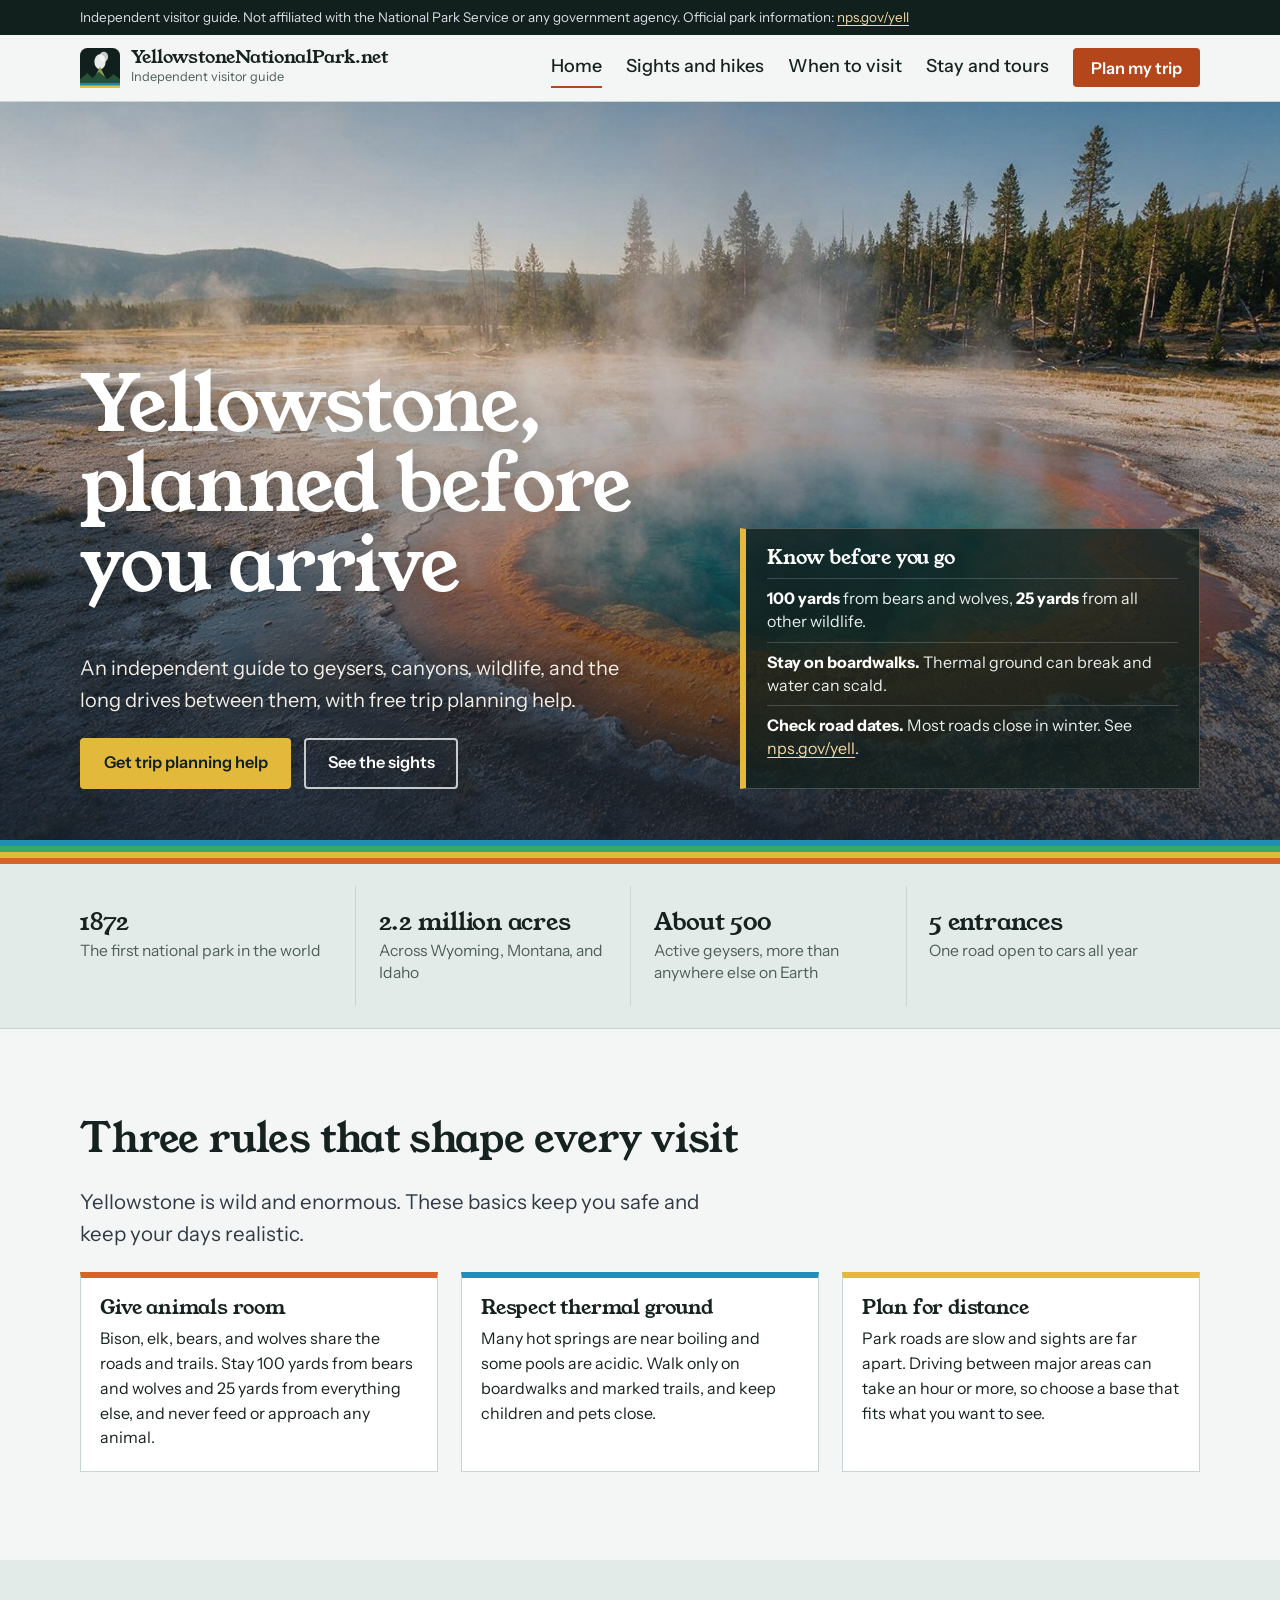
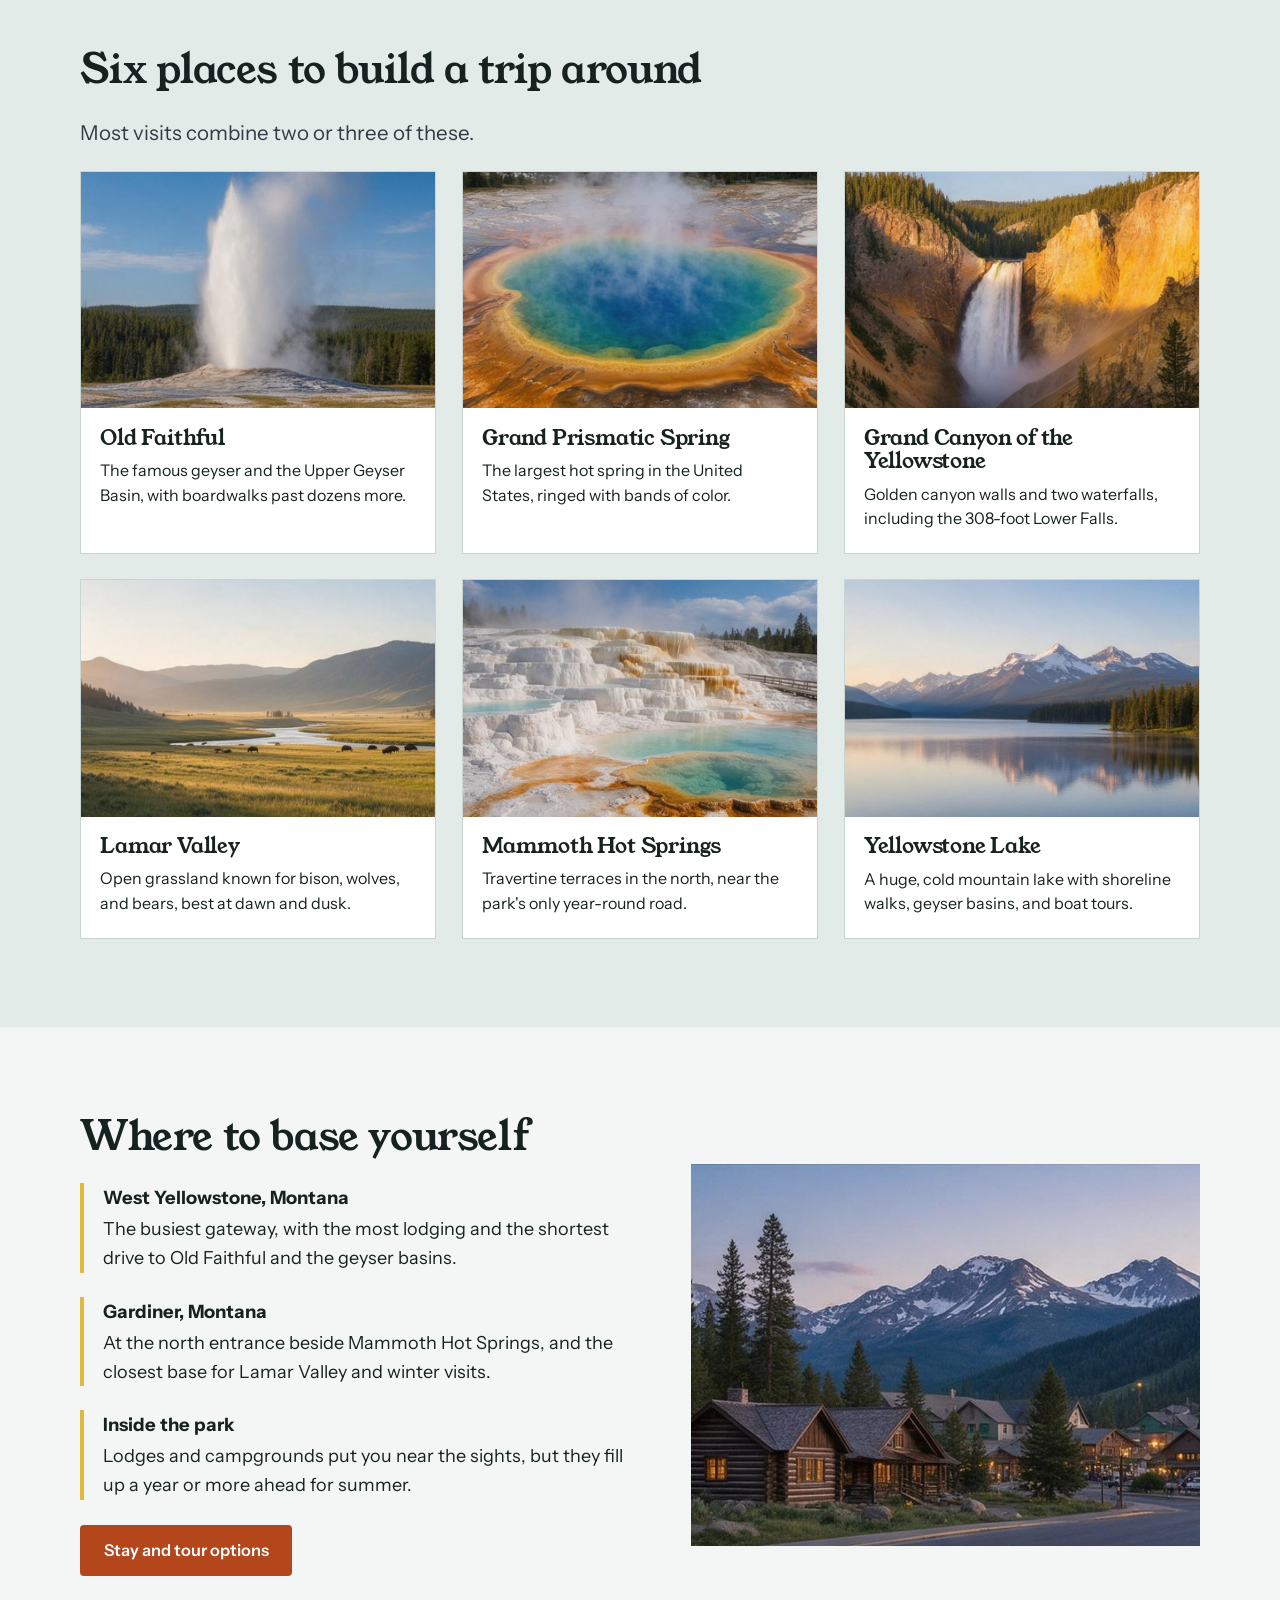
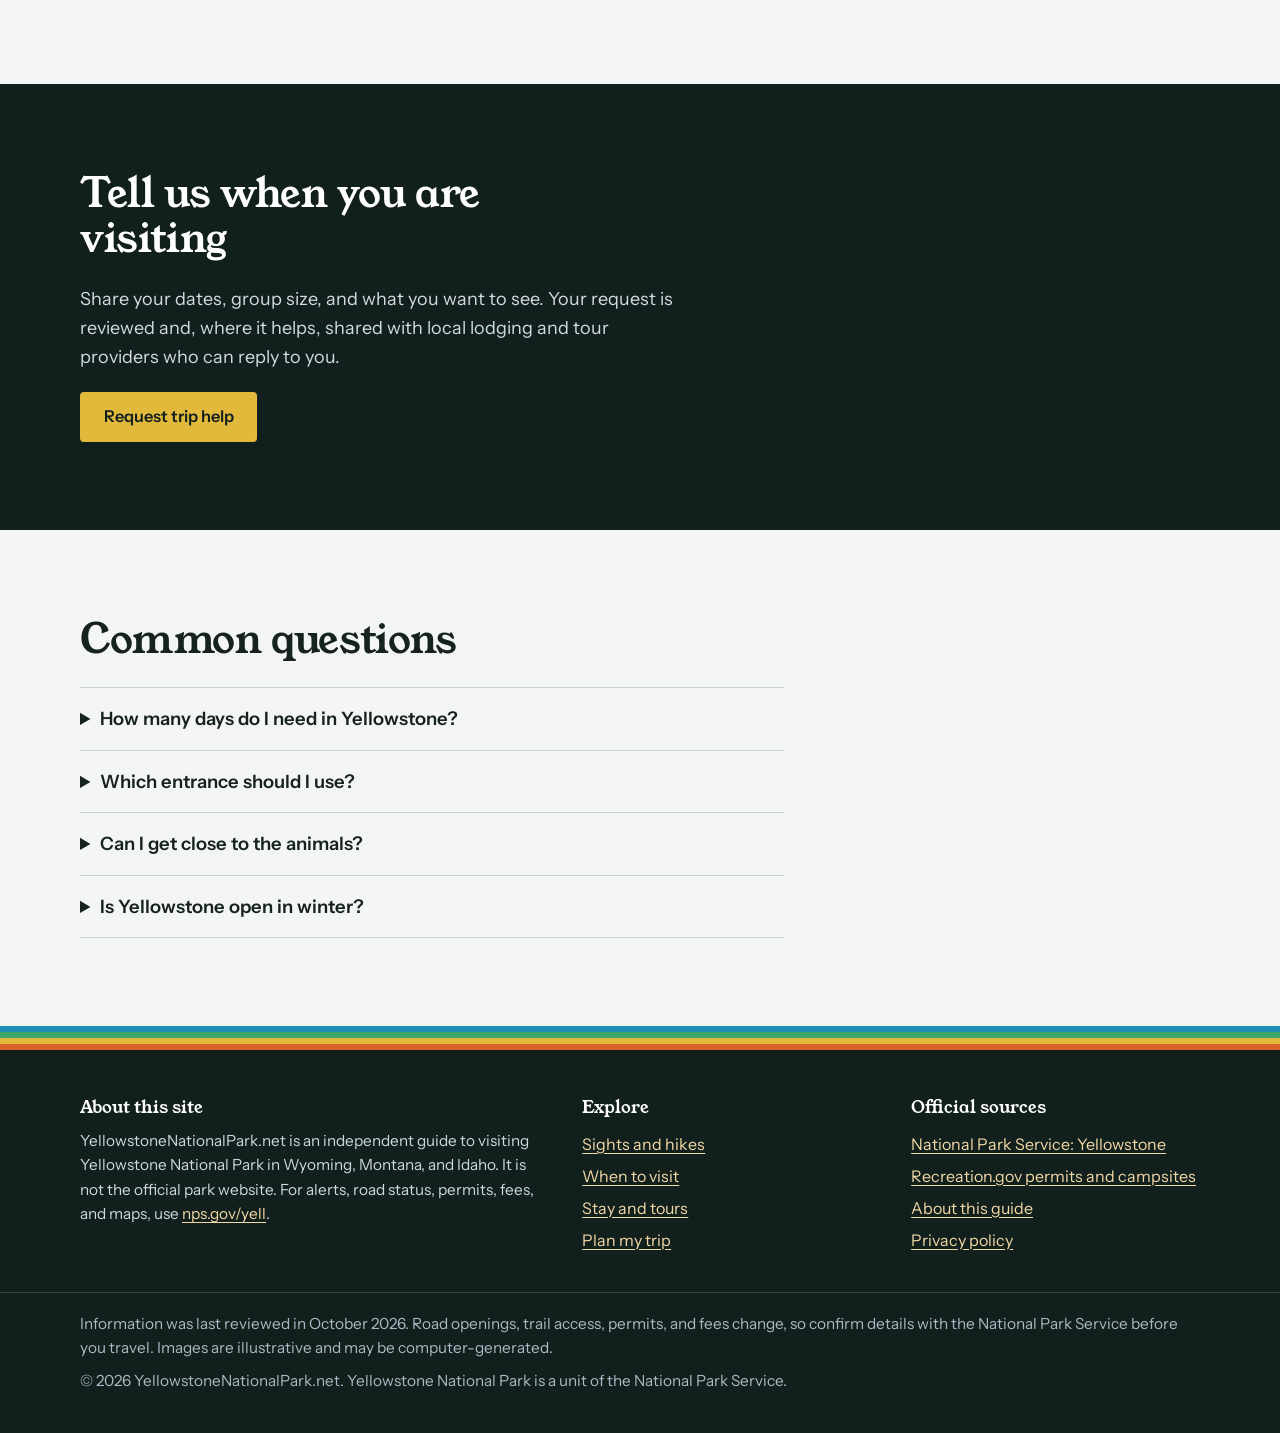
<file: index.html>
<!doctype html>
<html lang="en">
<head>
<meta charset="utf-8">
<meta name="viewport" content="width=device-width, initial-scale=1">
<title>Yellowstone National Park Guide: Sights, Seasons and Stays</title>
<meta name="description" content="An independent visitor guide to Yellowstone National Park: geysers, canyons, wildlife, hikes, the best time to visit, where to stay, and tours, with free trip planning help.">

<link rel="canonical" href="https://yellowstonenationalpark.net/">
<meta property="og:type" content="website">
<meta property="og:site_name" content="YellowstoneNationalPark.net">
<meta property="og:title" content="Yellowstone National Park Guide: Sights, Seasons and Stays">
<meta property="og:description" content="An independent visitor guide to Yellowstone National Park: geysers, canyons, wildlife, hikes, the best time to visit, where to stay, and tours, with free trip planning help.">
<meta property="og:url" content="https://yellowstonenationalpark.net/">
<meta property="og:image" content="https://yellowstonenationalpark.net/images/og-image.jpg">
<meta name="twitter:card" content="summary_large_image">
<meta name="theme-color" content="#12201d">
<link rel="icon" href="favicon.svg" type="image/svg+xml">
<link rel="apple-touch-icon" href="apple-touch-icon.png">
<link rel="preconnect" href="https://fonts.googleapis.com">
<link rel="preconnect" href="https://fonts.gstatic.com" crossorigin>
<link rel="stylesheet" href="https://fonts.googleapis.com/css2?family=Instrument+Sans:wght@400..700&family=Young+Serif&display=swap">
<link rel="stylesheet" href="css/style.css">
<script src="js/config.js"></script>
<script src="js/main.js" defer></script>
<script type="application/ld+json">{"@context": "https://schema.org", "@graph": [{"@type": "WebSite", "name": "YellowstoneNationalPark.net", "url": "https://yellowstonenationalpark.net/"}, {"@context": "https://schema.org", "@type": "FAQPage", "mainEntity": [{"@type": "Question", "name": "How many days do I need in Yellowstone?", "acceptedAnswer": {"@type": "Answer", "text": "Distances are large and speed limits are low. Two days covers the highlights near Old Faithful and the Grand Canyon of the Yellowstone. Three to four days lets you add Lamar Valley, Mammoth Hot Springs, and a hike. Plan on a lot of time in the car."}}, {"@type": "Question", "name": "Which entrance should I use?", "acceptedAnswer": {"@type": "Answer", "text": "The park has five entrances: West (West Yellowstone, Montana), North (Gardiner, Montana), Northeast (Cooke City, Montana), East (near Cody, Wyoming), and South (from Grand Teton National Park). Your choice depends on what you want to see first and where you are traveling from. The North to Northeast road is the only one open to cars all year."}}, {"@type": "Question", "name": "Can I get close to the animals?", "acceptedAnswer": {"@type": "Answer", "text": "No. Park rules require at least 100 yards from bears and wolves and at least 25 yards from all other wildlife, including bison and elk. Use a long lens or binoculars. Bison are unpredictable and injure visitors every year."}}, {"@type": "Question", "name": "Is Yellowstone open in winter?", "acceptedAnswer": {"@type": "Answer", "text": "Most park roads close to regular vehicles in late fall and reopen in spring, but the park stays open. Winter visitors reach Old Faithful and other areas by guided snowcoach or snowmobile. Check road dates on the park's website, because they change each year."}}]}]}</script>
</head>
<body>
<a class="skip" href="#main">Skip to content</a>
<div class="notice"><div class="wrap">Independent visitor guide. Not affiliated with the National Park Service or any government agency. Official park information: <a href="https://www.nps.gov/yell" rel="noopener">nps.gov/yell</a></div></div>
<header class="site-header">
<div class="wrap">
<a class="brand" href="index.html"><svg viewBox="0 0 64 64" aria-hidden="true"><rect width="64" height="64" rx="12" fill="#12201D"/><ellipse cx="32" cy="22" rx="9" ry="12" fill="#F4F7F6" opacity=".95"/><ellipse cx="38" cy="14" rx="7" ry="8" fill="#F4F7F6" opacity=".8"/><path d="M24,46 L32,30 L40,46 Z" fill="#8E9A4E"/><path d="M0,64 L0,50 L12,40 L20,48 L30,38 L44,50 L54,42 L64,50 L64,64 Z" fill="#27503A"/><rect y="56" width="64" height="8" fill="#1C86B8"/><rect y="60" width="64" height="4" fill="#E7C33A"/></svg><span><span class="brand-name">YellowstoneNationalPark.net</span><span class="brand-sub">Independent visitor guide</span></span></a>
<button class="nav-toggle" type="button" aria-expanded="false" aria-controls="site-nav">Menu</button>
<nav class="nav" id="site-nav" aria-label="Main"><a href="index.html" aria-current="page">Home</a><a href="sights.html">Sights and hikes</a><a href="when-to-visit.html">When to visit</a><a href="plan-your-stay.html">Stay and tours</a><a class="btn" href="plan-your-trip.html">Plan my trip</a></nav>
</div>
</header>
<main id="main">

<section class="hero">
<img src="images/hero.jpg" data-fallback="images/art/hero.svg" alt="Old Faithful erupting at dawn beneath forested hills" width="1920" height="1080" fetchpriority="high">
<div class="wrap">
<div>
<h1>Yellowstone, planned before you arrive</h1>
<p>An independent guide to geysers, canyons, wildlife, and the long drives between them, with free trip planning help.</p>
<div class="btn-row"><a class="btn btn--gold" href="plan-your-trip.html">Get trip planning help</a><a class="btn btn--ghost" href="sights.html">See the sights</a></div>
</div>
<aside class="hero-panel" aria-label="Safety basics">
<h2>Know before you go</h2>
<ul>
<li><b>100 yards</b> from bears and wolves, <b>25 yards</b> from all other wildlife.</li>
<li><b>Stay on boardwalks.</b> Thermal ground can break and water can scald.</li>
<li><b>Check road dates.</b> Most roads close in winter. See <a href="https://www.nps.gov/yell" rel="noopener">nps.gov/yell</a>.</li>
</ul>
</aside>
</div>
</section>
<div class="strata" aria-hidden="true"><i></i><i></i><i></i><i></i></div>
<section class="facts" aria-label="Yellowstone at a glance"><div class="wrap"><dl>
<div><dt>1872</dt><dd>The first national park in the world</dd></div>
<div><dt>2.2 million acres</dt><dd>Across Wyoming, Montana, and Idaho</dd></div>
<div><dt>About 500</dt><dd>Active geysers, more than anywhere else on Earth</dd></div>
<div><dt>5 entrances</dt><dd>One road open to cars all year</dd></div>
</dl></div></section>

<section class="section">
<div class="wrap">
<h2>Three rules that shape every visit</h2>
<p class="lede prose">Yellowstone is wild and enormous. These basics keep you safe and keep your days realistic.</p>
<div class="rule-cards">
<div class="rule"><h3>Give animals room</h3><p>Bison, elk, bears, and wolves share the roads and trails. Stay 100 yards from bears and wolves and 25 yards from everything else, and never feed or approach any animal.</p></div>
<div class="rule"><h3>Respect thermal ground</h3><p>Many hot springs are near boiling and some pools are acidic. Walk only on boardwalks and marked trails, and keep children and pets close.</p></div>
<div class="rule"><h3>Plan for distance</h3><p>Park roads are slow and sights are far apart. Driving between major areas can take an hour or more, so choose a base that fits what you want to see.</p></div>
</div>
</div>
</section>

<section class="section section--tint">
<div class="wrap">
<h2>Six places to build a trip around</h2>
<p class="lede prose">Most visits combine two or three of these.</p>
<div class="grid grid--3">
<article class="card"><img src="images/card-old-faithful.jpg" data-fallback="images/art/card-old-faithful.svg" alt="Old Faithful erupting above a forested basin" width="800" height="600" loading="lazy" decoding="async"><div class="card-body"><h3><a href="sights.html#old-faithful">Old Faithful</a></h3><p>The famous geyser and the Upper Geyser Basin, with boardwalks past dozens more.</p></div></article>
<article class="card"><img src="images/card-grand-prismatic.jpg" data-fallback="images/art/card-grand-prismatic.svg" alt="A hot spring ringed in blue, green, yellow, and orange" width="800" height="600" loading="lazy" decoding="async"><div class="card-body"><h3><a href="sights.html#grand-prismatic">Grand Prismatic Spring</a></h3><p>The largest hot spring in the United States, ringed with bands of color.</p></div></article>
<article class="card"><img src="images/card-grand-canyon.jpg" data-fallback="images/art/card-grand-canyon.svg" alt="A golden canyon with a waterfall" width="800" height="600" loading="lazy" decoding="async"><div class="card-body"><h3><a href="sights.html#grand-canyon">Grand Canyon of the Yellowstone</a></h3><p>Golden canyon walls and two waterfalls, including the 308-foot Lower Falls.</p></div></article>
<article class="card"><img src="images/card-lamar-valley.jpg" data-fallback="images/art/card-lamar-valley.svg" alt="A broad valley with grazing bison" width="800" height="600" loading="lazy" decoding="async"><div class="card-body"><h3><a href="sights.html#lamar">Lamar Valley</a></h3><p>Open grassland known for bison, wolves, and bears, best at dawn and dusk.</p></div></article>
<article class="card"><img src="images/card-mammoth.jpg" data-fallback="images/art/card-mammoth.svg" alt="White stepped hot-spring terraces" width="800" height="600" loading="lazy" decoding="async"><div class="card-body"><h3><a href="sights.html#mammoth">Mammoth Hot Springs</a></h3><p>Travertine terraces in the north, near the park's only year-round road.</p></div></article>
<article class="card"><img src="images/card-yellowstone-lake.jpg" data-fallback="images/art/card-yellowstone-lake.svg" alt="A large mountain lake at dawn" width="800" height="600" loading="lazy" decoding="async"><div class="card-body"><h3><a href="sights.html#lake">Yellowstone Lake</a></h3><p>A huge, cold mountain lake with shoreline walks, geyser basins, and boat tours.</p></div></article>
</div>
</div>
</section>

<section class="section">
<div class="wrap split">
<div>
<h2>Where to base yourself</h2>
<ul class="points">
<li><strong>West Yellowstone, Montana</strong>The busiest gateway, with the most lodging and the shortest drive to Old Faithful and the geyser basins.</li>
<li><strong>Gardiner, Montana</strong>At the north entrance beside Mammoth Hot Springs, and the closest base for Lamar Valley and winter visits.</li>
<li><strong>Inside the park</strong>Lodges and campgrounds put you near the sights, but they fill up a year or more ahead for summer.</li>
</ul>
<p><a class="btn" href="plan-your-stay.html">Stay and tour options</a></p>
</div>
<div><img src="images/card-gateway-towns.jpg" data-fallback="images/art/card-gateway-towns.svg" alt="Cabins in a mountain gateway town" width="800" height="600" loading="lazy" decoding="async"></div>
</div>
</section>

<section class="section cta">
<div class="wrap">
<h2>Tell us when you are visiting</h2>
<p>Share your dates, group size, and what you want to see. Your request is reviewed and, where it helps, shared with local lodging and tour providers who can reply to you.</p>
<a class="btn btn--gold" href="plan-your-trip.html">Request trip help</a>
</div>
</section>

<section class="section">
<div class="wrap">
<h2>Common questions</h2>
<div class="prose" style="max-width:44rem"><details><summary>How many days do I need in Yellowstone?</summary><p>Distances are large and speed limits are low. Two days covers the highlights near Old Faithful and the Grand Canyon of the Yellowstone. Three to four days lets you add Lamar Valley, Mammoth Hot Springs, and a hike. Plan on a lot of time in the car.</p></details><details><summary>Which entrance should I use?</summary><p>The park has five entrances: West (West Yellowstone, Montana), North (Gardiner, Montana), Northeast (Cooke City, Montana), East (near Cody, Wyoming), and South (from Grand Teton National Park). Your choice depends on what you want to see first and where you are traveling from. The North to Northeast road is the only one open to cars all year.</p></details><details><summary>Can I get close to the animals?</summary><p>No. Park rules require at least 100 yards from bears and wolves and at least 25 yards from all other wildlife, including bison and elk. Use a long lens or binoculars. Bison are unpredictable and injure visitors every year.</p></details><details><summary>Is Yellowstone open in winter?</summary><p>Most park roads close to regular vehicles in late fall and reopen in spring, but the park stays open. Winter visitors reach Old Faithful and other areas by guided snowcoach or snowmobile. Check road dates on the park&#x27;s website, because they change each year.</p></details></div>
</div>
</section>

</main>
<div class="strata strata--static" aria-hidden="true"><i></i><i></i><i></i><i></i></div>
<footer class="site-footer">
<div class="wrap">
<div>
<h2>About this site</h2>
<p>YellowstoneNationalPark.net is an independent guide to visiting Yellowstone National Park in Wyoming, Montana, and Idaho. It is not the official park website. For alerts, road status, permits, fees, and maps, use <a href="https://www.nps.gov/yell" rel="noopener">nps.gov/yell</a>.</p>
</div>
<div>
<h2>Explore</h2>
<ul>
<li><a href="sights.html">Sights and hikes</a></li>
<li><a href="when-to-visit.html">When to visit</a></li>
<li><a href="plan-your-stay.html">Stay and tours</a></li>
<li><a href="plan-your-trip.html">Plan my trip</a></li>
</ul>
</div>
<div>
<h2>Official sources</h2>
<ul>
<li><a href="https://www.nps.gov/yell" rel="noopener">National Park Service: Yellowstone</a></li>
<li><a href="https://www.recreation.gov" rel="noopener">Recreation.gov permits and campsites</a></li>
<li><a href="about.html">About this guide</a></li>
<li><a href="privacy.html">Privacy policy</a></li>
</ul>
</div>
</div>
<div class="legal"><div class="wrap">
<p>Information was last reviewed in October 2026. Road openings, trail access, permits, and fees change, so confirm details with the National Park Service before you travel. Images are illustrative and may be computer-generated.</p>
<p>&copy; <span id="year">2026</span> YellowstoneNationalPark.net. Yellowstone National Park is a unit of the National Park Service.</p>
</div></div>
</footer>
</body>
</html>
</file>
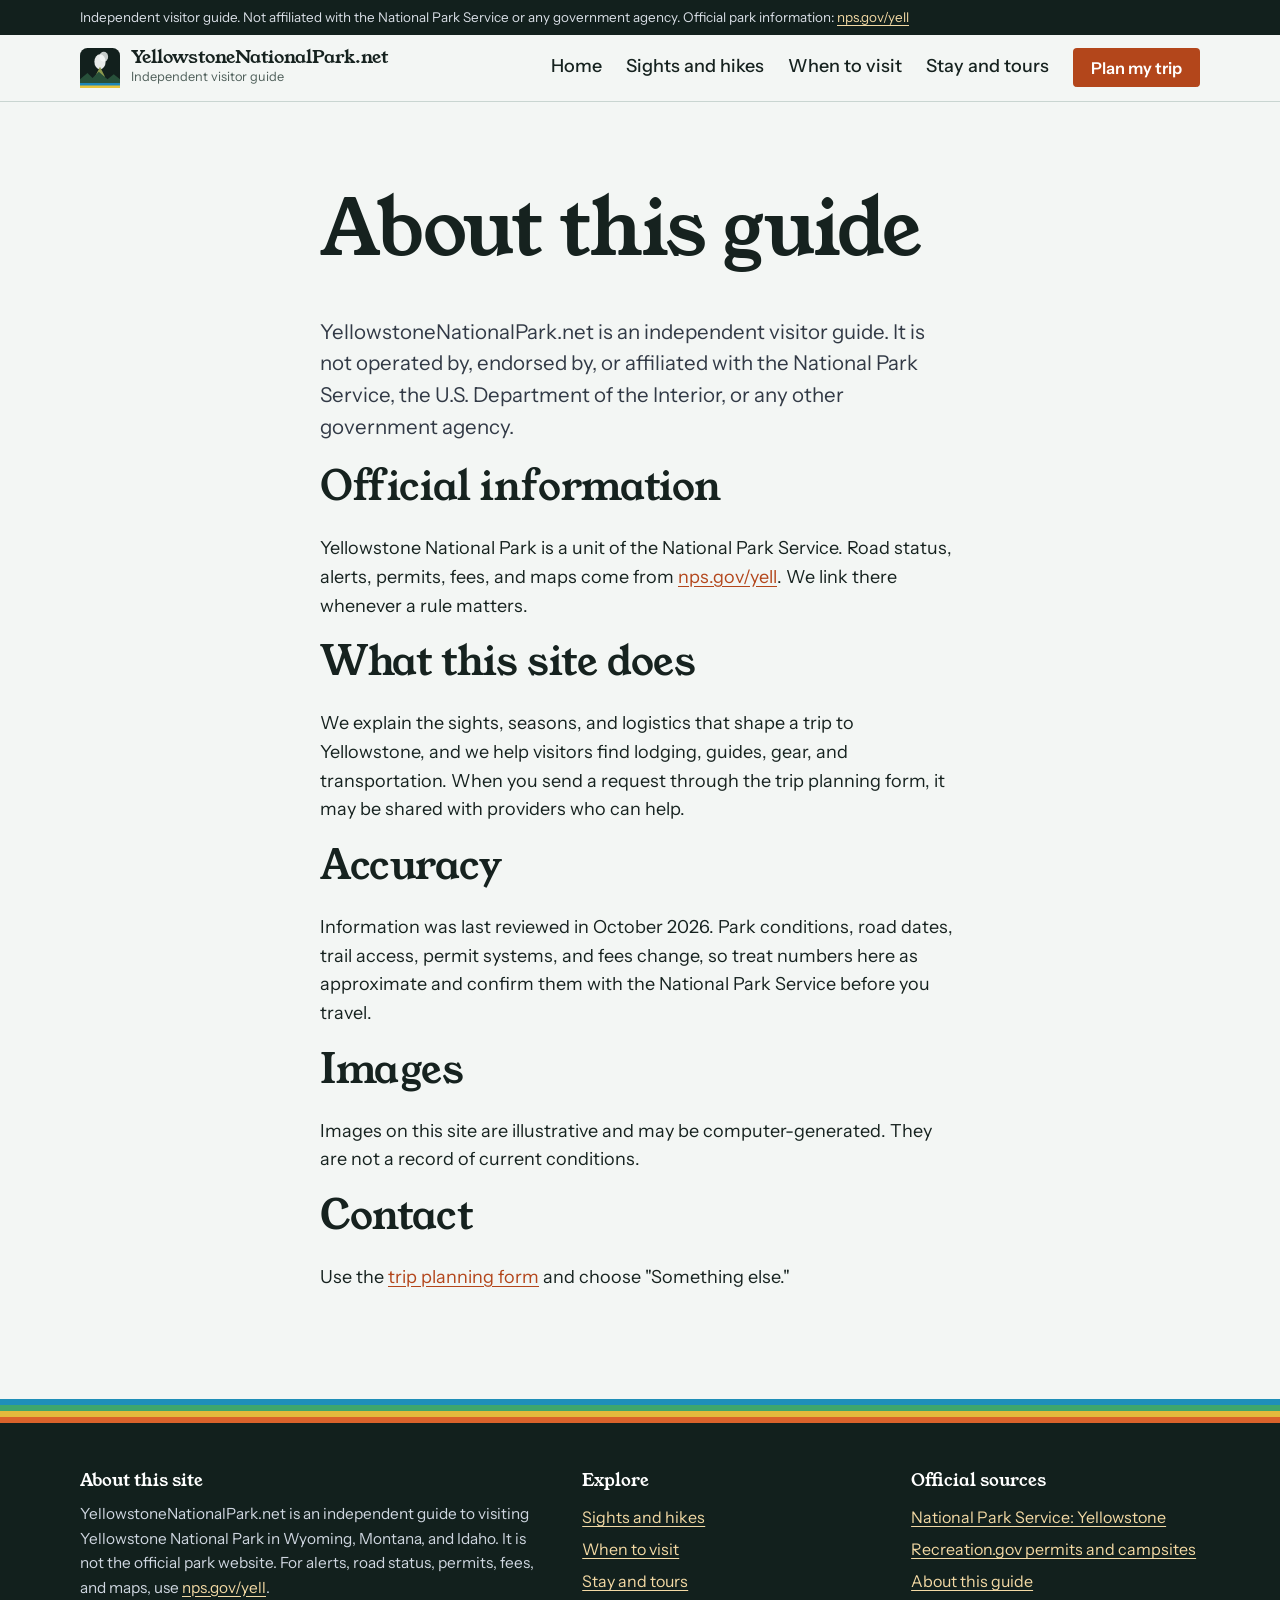
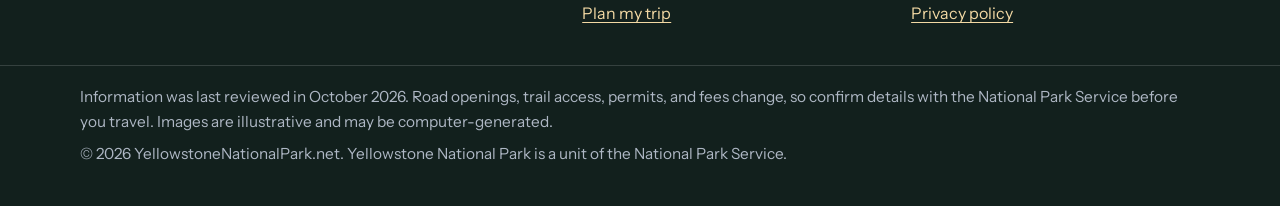
<file: about.html>
<!doctype html>
<html lang="en">
<head>
<meta charset="utf-8">
<meta name="viewport" content="width=device-width, initial-scale=1">
<title>About This Independent Yellowstone Guide</title>
<meta name="description" content="YellowstoneNationalPark.net is an independent visitor guide, not affiliated with the National Park Service.">

<link rel="canonical" href="https://yellowstonenationalpark.net/about.html">
<meta property="og:type" content="website">
<meta property="og:site_name" content="YellowstoneNationalPark.net">
<meta property="og:title" content="About This Independent Yellowstone Guide">
<meta property="og:description" content="YellowstoneNationalPark.net is an independent visitor guide, not affiliated with the National Park Service.">
<meta property="og:url" content="https://yellowstonenationalpark.net/about.html">
<meta property="og:image" content="https://yellowstonenationalpark.net/images/og-image.jpg">
<meta name="twitter:card" content="summary_large_image">
<meta name="theme-color" content="#12201d">
<link rel="icon" href="favicon.svg" type="image/svg+xml">
<link rel="apple-touch-icon" href="apple-touch-icon.png">
<link rel="preconnect" href="https://fonts.googleapis.com">
<link rel="preconnect" href="https://fonts.gstatic.com" crossorigin>
<link rel="stylesheet" href="https://fonts.googleapis.com/css2?family=Instrument+Sans:wght@400..700&family=Young+Serif&display=swap">
<link rel="stylesheet" href="css/style.css">
<script src="js/config.js"></script>
<script src="js/main.js" defer></script>

</head>
<body>
<a class="skip" href="#main">Skip to content</a>
<div class="notice"><div class="wrap">Independent visitor guide. Not affiliated with the National Park Service or any government agency. Official park information: <a href="https://www.nps.gov/yell" rel="noopener">nps.gov/yell</a></div></div>
<header class="site-header">
<div class="wrap">
<a class="brand" href="index.html"><svg viewBox="0 0 64 64" aria-hidden="true"><rect width="64" height="64" rx="12" fill="#12201D"/><ellipse cx="32" cy="22" rx="9" ry="12" fill="#F4F7F6" opacity=".95"/><ellipse cx="38" cy="14" rx="7" ry="8" fill="#F4F7F6" opacity=".8"/><path d="M24,46 L32,30 L40,46 Z" fill="#8E9A4E"/><path d="M0,64 L0,50 L12,40 L20,48 L30,38 L44,50 L54,42 L64,50 L64,64 Z" fill="#27503A"/><rect y="56" width="64" height="8" fill="#1C86B8"/><rect y="60" width="64" height="4" fill="#E7C33A"/></svg><span><span class="brand-name">YellowstoneNationalPark.net</span><span class="brand-sub">Independent visitor guide</span></span></a>
<button class="nav-toggle" type="button" aria-expanded="false" aria-controls="site-nav">Menu</button>
<nav class="nav" id="site-nav" aria-label="Main"><a href="index.html">Home</a><a href="sights.html">Sights and hikes</a><a href="when-to-visit.html">When to visit</a><a href="plan-your-stay.html">Stay and tours</a><a class="btn" href="plan-your-trip.html">Plan my trip</a></nav>
</div>
</header>
<main id="main">

<section class="section"><div class="wrap prose">
<h1>About this guide</h1>
<p class="lede">YellowstoneNationalPark.net is an independent visitor guide. It is not operated by, endorsed by, or affiliated with the National Park Service, the U.S. Department of the Interior, or any other government agency.</p>
<h2>Official information</h2>
<p>Yellowstone National Park is a unit of the National Park Service. Road status, alerts, permits, fees, and maps come from <a href="https://www.nps.gov/yell" rel="noopener">nps.gov/yell</a>. We link there whenever a rule matters.</p>
<h2>What this site does</h2>
<p>We explain the sights, seasons, and logistics that shape a trip to Yellowstone, and we help visitors find lodging, guides, gear, and transportation. When you send a request through the trip planning form, it may be shared with providers who can help.</p>
<h2>Accuracy</h2>
<p>Information was last reviewed in October 2026. Park conditions, road dates, trail access, permit systems, and fees change, so treat numbers here as approximate and confirm them with the National Park Service before you travel.</p>
<h2>Images</h2>
<p>Images on this site are illustrative and may be computer-generated. They are not a record of current conditions.</p>
<h2>Contact</h2>
<p>Use the <a href="plan-your-trip.html">trip planning form</a> and choose "Something else."</p>
</div></section>

</main>
<div class="strata strata--static" aria-hidden="true"><i></i><i></i><i></i><i></i></div>
<footer class="site-footer">
<div class="wrap">
<div>
<h2>About this site</h2>
<p>YellowstoneNationalPark.net is an independent guide to visiting Yellowstone National Park in Wyoming, Montana, and Idaho. It is not the official park website. For alerts, road status, permits, fees, and maps, use <a href="https://www.nps.gov/yell" rel="noopener">nps.gov/yell</a>.</p>
</div>
<div>
<h2>Explore</h2>
<ul>
<li><a href="sights.html">Sights and hikes</a></li>
<li><a href="when-to-visit.html">When to visit</a></li>
<li><a href="plan-your-stay.html">Stay and tours</a></li>
<li><a href="plan-your-trip.html">Plan my trip</a></li>
</ul>
</div>
<div>
<h2>Official sources</h2>
<ul>
<li><a href="https://www.nps.gov/yell" rel="noopener">National Park Service: Yellowstone</a></li>
<li><a href="https://www.recreation.gov" rel="noopener">Recreation.gov permits and campsites</a></li>
<li><a href="about.html">About this guide</a></li>
<li><a href="privacy.html">Privacy policy</a></li>
</ul>
</div>
</div>
<div class="legal"><div class="wrap">
<p>Information was last reviewed in October 2026. Road openings, trail access, permits, and fees change, so confirm details with the National Park Service before you travel. Images are illustrative and may be computer-generated.</p>
<p>&copy; <span id="year">2026</span> YellowstoneNationalPark.net. Yellowstone National Park is a unit of the National Park Service.</p>
</div></div>
</footer>
</body>
</html>
</file>
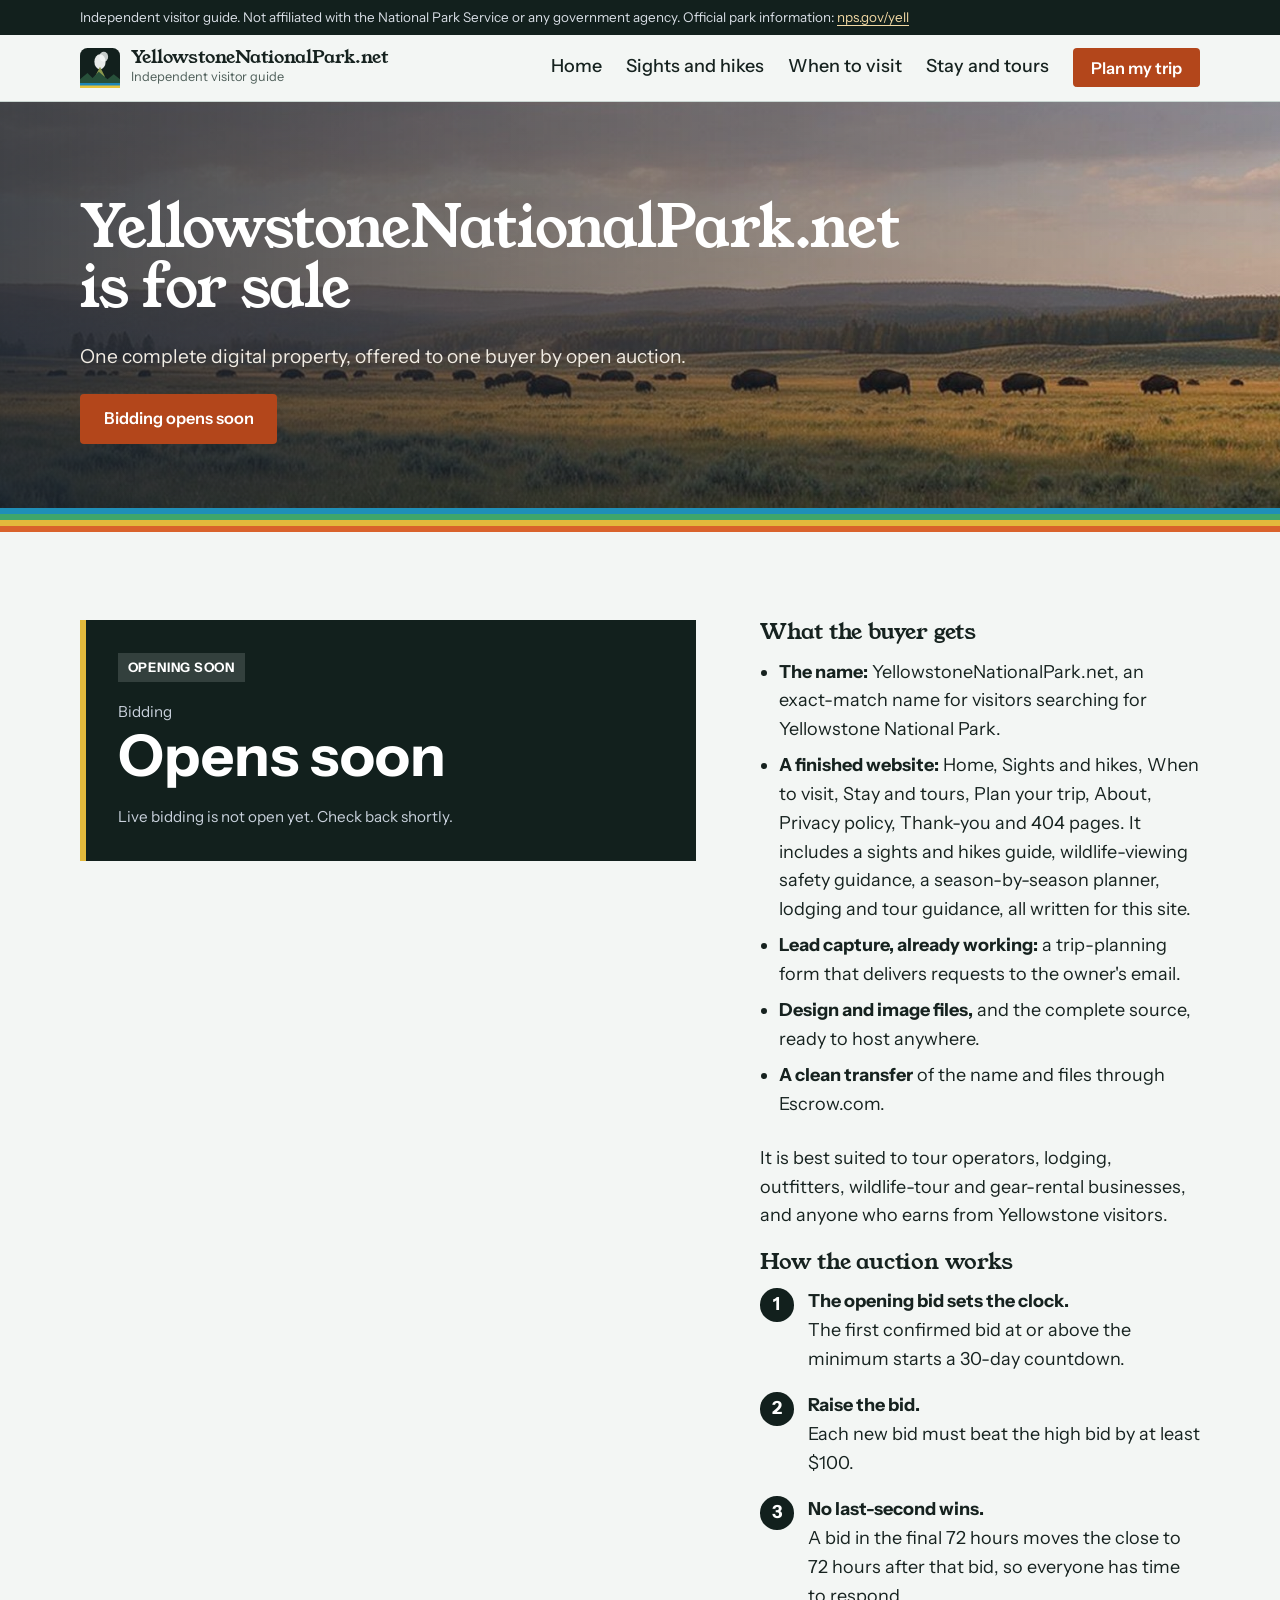
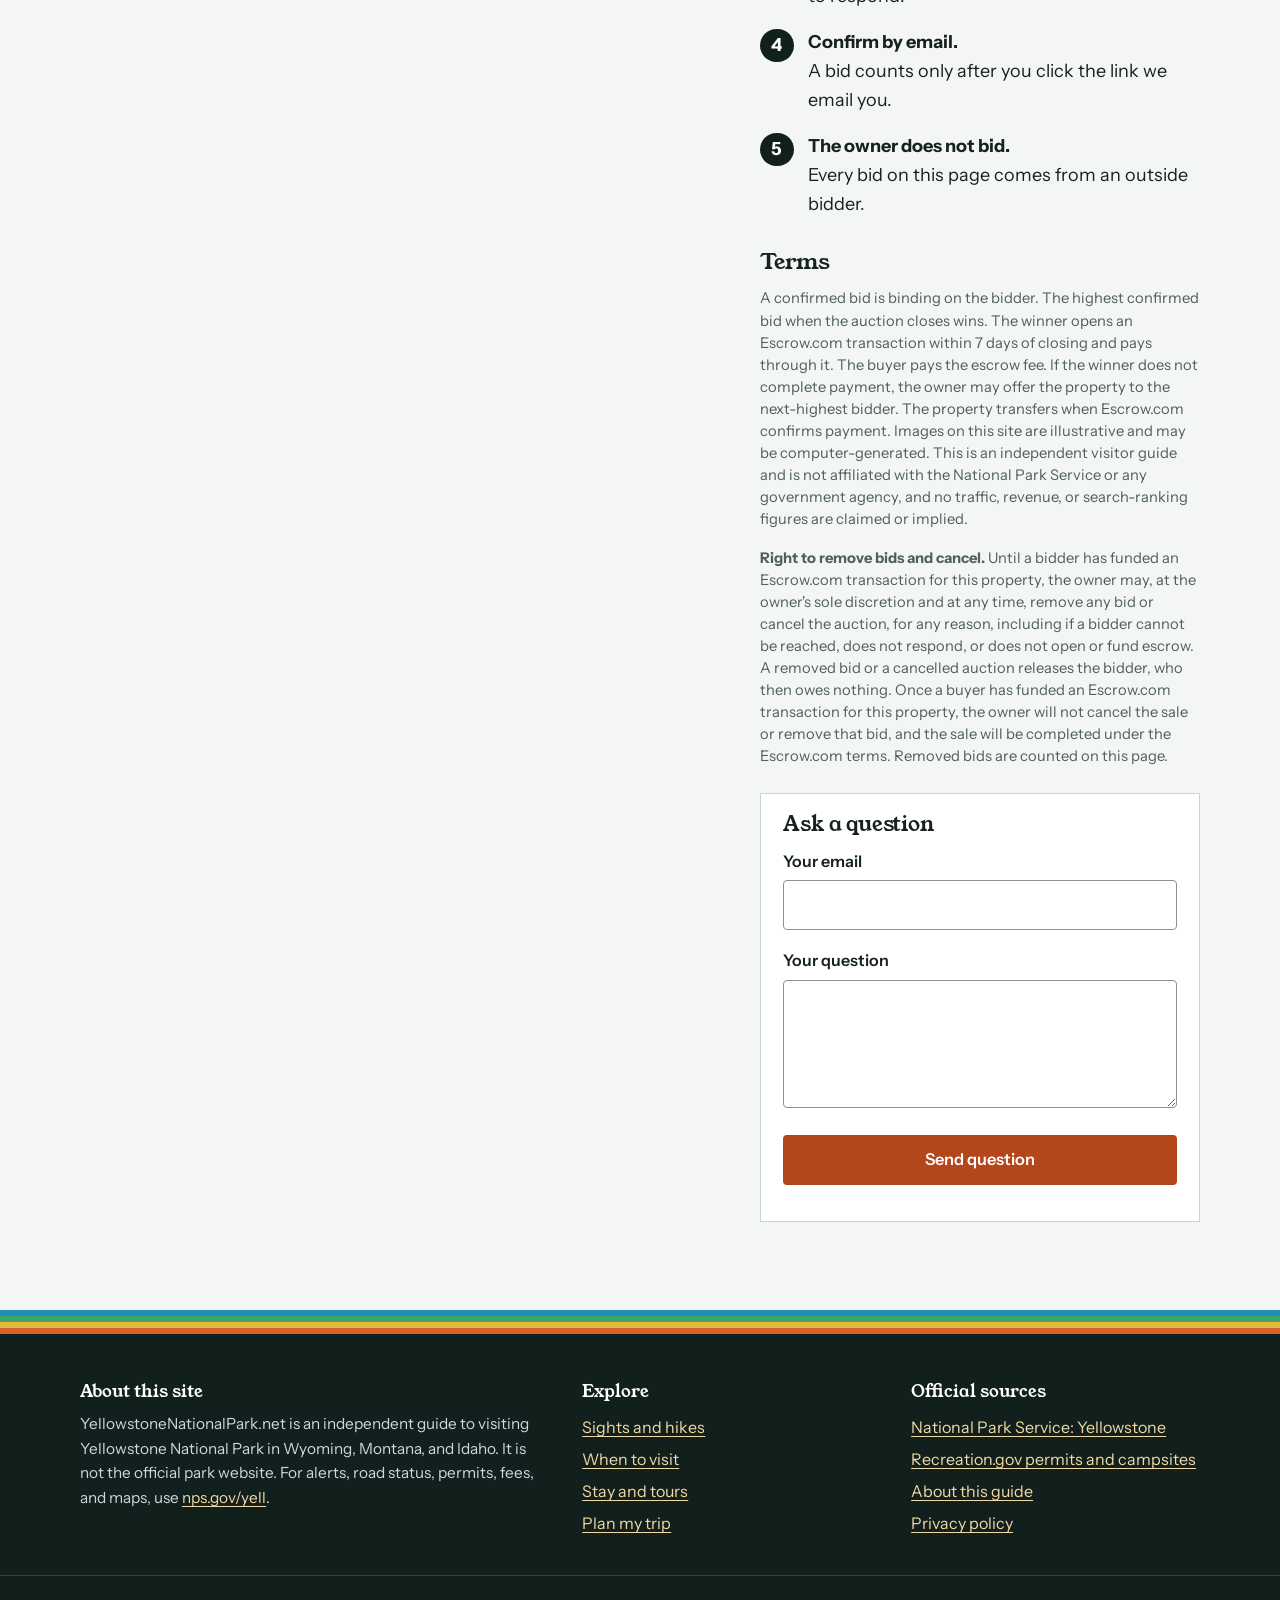
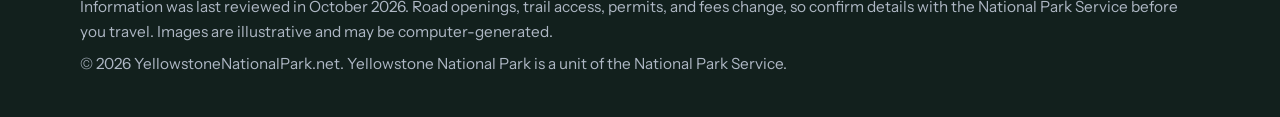
<file: auction.html>
<!doctype html>
<html lang="en">
<head>
<meta charset="utf-8">
<meta name="robots" content="noindex, follow">
<meta name="viewport" content="width=device-width, initial-scale=1">
<title>YellowstoneNationalPark.net: Digital Property for Sale by Auction</title>
<meta name="description" content="YellowstoneNationalPark.net is offered as a complete digital property: the name, a finished visitor guide, and a working lead-capture form. Bids are open.">

<link rel="canonical" href="https://yellowstonenationalpark.net/auction.html">
<meta property="og:type" content="website">
<meta property="og:site_name" content="YellowstoneNationalPark.net">
<meta property="og:title" content="YellowstoneNationalPark.net: Digital Property for Sale by Auction">
<meta property="og:description" content="YellowstoneNationalPark.net is offered as a complete digital property: the name, a finished visitor guide, and a working lead-capture form. Bids are open.">
<meta property="og:url" content="https://yellowstonenationalpark.net/auction.html">
<meta property="og:image" content="https://yellowstonenationalpark.net/images/og-image.jpg">
<meta name="twitter:card" content="summary_large_image">
<meta name="theme-color" content="#12201d">
<link rel="icon" href="favicon.svg" type="image/svg+xml">
<link rel="apple-touch-icon" href="apple-touch-icon.png">
<link rel="preconnect" href="https://fonts.googleapis.com">
<link rel="preconnect" href="https://fonts.gstatic.com" crossorigin>
<link rel="stylesheet" href="https://fonts.googleapis.com/css2?family=Instrument+Sans:wght@400..700&family=Young+Serif&display=swap">
<link rel="stylesheet" href="css/style.css">
<script src="js/config.js"></script>
<script src="js/main.js" defer></script>
<script src="js/auction.js?v=4" defer></script>

</head>
<body>
<a class="skip" href="#main">Skip to content</a>
<div class="notice"><div class="wrap">Independent visitor guide. Not affiliated with the National Park Service or any government agency. Official park information: <a href="https://www.nps.gov/yell" rel="noopener">nps.gov/yell</a></div></div>
<header class="site-header">
<div class="wrap">
<a class="brand" href="index.html"><svg viewBox="0 0 64 64" aria-hidden="true"><rect width="64" height="64" rx="12" fill="#12201D"/><ellipse cx="32" cy="22" rx="9" ry="12" fill="#F4F7F6" opacity=".95"/><ellipse cx="38" cy="14" rx="7" ry="8" fill="#F4F7F6" opacity=".8"/><path d="M24,46 L32,30 L40,46 Z" fill="#8E9A4E"/><path d="M0,64 L0,50 L12,40 L20,48 L30,38 L44,50 L54,42 L64,50 L64,64 Z" fill="#27503A"/><rect y="56" width="64" height="8" fill="#1C86B8"/><rect y="60" width="64" height="4" fill="#E7C33A"/></svg><span><span class="brand-name">YellowstoneNationalPark.net</span><span class="brand-sub">Independent visitor guide</span></span></a>
<button class="nav-toggle" type="button" aria-expanded="false" aria-controls="site-nav">Menu</button>
<nav class="nav" id="site-nav" aria-label="Main"><a href="index.html">Home</a><a href="sights.html">Sights and hikes</a><a href="when-to-visit.html">When to visit</a><a href="plan-your-stay.html">Stay and tours</a><a class="btn" href="plan-your-trip.html">Plan my trip</a></nav>
</div>
</header>
<main id="main">

<section class="page-head">
<img src="images/header-plan.jpg" data-fallback="images/art/header-plan.svg" alt="" width="1600" height="500" fetchpriority="high">
<div class="wrap">
<h1>YellowstoneNationalPark.net is for sale</h1>
<p>One complete digital property, offered to one buyer by open auction.</p>
<p style="margin-top:1.4rem"><a class="btn" id="a-cta" href="#auction-panel">Place a bid</a></p>
</div>
</section>
<div class="strata" aria-hidden="true"><i></i><i></i><i></i><i></i></div>

<section class="section">
<div class="wrap form-layout">
<div>
<div id="a-banner" class="a-banner" hidden role="status"></div>

<div class="auction-panel" id="auction-panel" aria-live="polite">
<span class="a-status" id="a-status">Loading</span>
<p class="a-label" id="a-label">Current high bid</p>
<p class="a-amount" id="a-amount">&nbsp;</p>
<p class="a-clock-label" id="a-clock-label"></p>
<p class="a-clock" id="a-clock"></p>
<p class="a-meta" id="a-meta"></p>
<div class="a-history-wrap" id="a-history-wrap" hidden>
<h3>Confirmed bids</h3>
<ul class="a-history" id="a-history"></ul>
<p class="a-meta" id="a-removed" hidden></p>
</div>
</div>

<div id="bid-form-wrap" hidden>
<form id="bid-form" class="lead-form" novalidate>
<h2 style="margin-top:0">Place a bid</h2>
<p class="fine" style="margin-top:0">Your next bid must be at least <strong id="a-min"></strong>. Your bid counts only after you confirm it by email. The email can land in spam or junk, so check there if it does not arrive.</p>
<div class="hp" aria-hidden="true"><input type="text" name="hp_trap_field" tabindex="-1" autocomplete="off"></div>
<div class="field-row">
<div class="field"><label for="bid-name">Your name</label><input type="text" id="bid-name" name="name" autocomplete="name" required></div>
<div class="field"><label for="bid-company">Company <span class="hint">(optional)</span></label><input type="text" id="bid-company" name="company" autocomplete="organization"></div>
</div>
<div class="field-row">
<div class="field"><label for="bid-email">Email</label><input type="email" id="bid-email" name="email" autocomplete="email" required></div>
<div class="field"><label for="bid-phone">Phone</label><input type="tel" id="bid-phone" name="phone" autocomplete="tel" required></div>
</div>
<div class="field"><label for="bid-amount">Your bid (US dollars)</label><div class="a-amount-field"><span>$</span><input type="text" inputmode="numeric" id="bid-amount" name="amount" autocomplete="off" required></div></div>
<div class="field"><label class="check"><input type="checkbox" name="terms" id="bid-terms"><span>I have read the auction terms. I understand that a confirmed bid is binding on me, that the winner opens and funds an Escrow.com transaction within 7 days of the auction closing, and that the owner may remove a bid or cancel the auction until escrow is funded.</span></label></div>
<button class="btn" type="submit">Submit bid</button>
<div id="bid-status" class="form-status" role="status"></div>
</form>
</div>
<div id="a-closed" class="a-closed" hidden>Bidding is not open right now.</div>
</div>

<aside class="a-side">
<h2>What the buyer gets</h2>
<ul class="a-list">
<li><strong>The name:</strong> YellowstoneNationalPark.net, an exact-match name for visitors searching for Yellowstone National Park.</li>
<li><strong>A finished website:</strong> Home, Sights and hikes, When to visit, Stay and tours, Plan your trip, About, Privacy policy, Thank-you and 404 pages. It includes a sights and hikes guide, wildlife-viewing safety guidance, a season-by-season planner, lodging and tour guidance, all written for this site.</li>
<li><strong>Lead capture, already working:</strong> a trip-planning form that delivers requests to the owner's email.</li>
<li><strong>Design and image files,</strong> and the complete source, ready to host anywhere.</li>
<li><strong>A clean transfer</strong> of the name and files through Escrow.com.</li>
</ul>
<p>It is best suited to tour operators, lodging, outfitters, wildlife-tour and gear-rental businesses, and anyone who earns from Yellowstone visitors.</p>

<h2>How the auction works</h2>
<ol class="steps">
<li><strong>The opening bid sets the clock.</strong>The first confirmed bid at or above the minimum starts a 30-day countdown.</li>
<li><strong>Raise the bid.</strong>Each new bid must beat the high bid by at least $100.</li>
<li><strong>No last-second wins.</strong>A bid in the final 72 hours moves the close to 72 hours after that bid, so everyone has time to respond.</li>
<li><strong>Confirm by email.</strong>A bid counts only after you click the link we email you.</li>
<li><strong>The owner does not bid.</strong>Every bid on this page comes from an outside bidder.</li>
</ol>

<h2>Terms</h2>
<p class="fine" style="margin-top:0">A confirmed bid is binding on the bidder. The highest confirmed bid when the auction closes wins. The winner opens an Escrow.com transaction within 7 days of closing and pays through it. The buyer pays the escrow fee. If the winner does not complete payment, the owner may offer the property to the next-highest bidder. The property transfers when Escrow.com confirms payment. Images on this site are illustrative and may be computer-generated. This is an independent visitor guide and is not affiliated with the National Park Service or any government agency, and no traffic, revenue, or search-ranking figures are claimed or implied.</p>
<p class="fine"><strong>Right to remove bids and cancel.</strong> Until a bidder has funded an Escrow.com transaction for this property, the owner may, at the owner's sole discretion and at any time, remove any bid or cancel the auction, for any reason, including if a bidder cannot be reached, does not respond, or does not open or fund escrow. A removed bid or a cancelled auction releases the bidder, who then owes nothing. Once a buyer has funded an Escrow.com transaction for this property, the owner will not cancel the sale or remove that bid, and the sale will be completed under the Escrow.com terms. Removed bids are counted on this page.</p>

<form id="ask-form" class="ask-form" novalidate>
<h3>Ask a question</h3>
<div class="hp" aria-hidden="true"><input type="checkbox" name="botcheck" tabindex="-1" autocomplete="off"></div>
<div class="field"><label for="ask-email">Your email</label><input type="email" id="ask-email" name="email" required></div>
<div class="field"><label for="ask-msg">Your question</label><textarea id="ask-msg" name="message" required></textarea></div>
<button class="btn" type="submit">Send question</button>
<div id="ask-status" class="form-status" role="status"></div>
</form>
</aside>
</div>
</section>

</main>
<div class="strata strata--static" aria-hidden="true"><i></i><i></i><i></i><i></i></div>
<footer class="site-footer">
<div class="wrap">
<div>
<h2>About this site</h2>
<p>YellowstoneNationalPark.net is an independent guide to visiting Yellowstone National Park in Wyoming, Montana, and Idaho. It is not the official park website. For alerts, road status, permits, fees, and maps, use <a href="https://www.nps.gov/yell" rel="noopener">nps.gov/yell</a>.</p>
</div>
<div>
<h2>Explore</h2>
<ul>
<li><a href="sights.html">Sights and hikes</a></li>
<li><a href="when-to-visit.html">When to visit</a></li>
<li><a href="plan-your-stay.html">Stay and tours</a></li>
<li><a href="plan-your-trip.html">Plan my trip</a></li>
</ul>
</div>
<div>
<h2>Official sources</h2>
<ul>
<li><a href="https://www.nps.gov/yell" rel="noopener">National Park Service: Yellowstone</a></li>
<li><a href="https://www.recreation.gov" rel="noopener">Recreation.gov permits and campsites</a></li>
<li><a href="about.html">About this guide</a></li>
<li><a href="privacy.html">Privacy policy</a></li>
</ul>
</div>
</div>
<div class="legal"><div class="wrap">
<p>Information was last reviewed in October 2026. Road openings, trail access, permits, and fees change, so confirm details with the National Park Service before you travel. Images are illustrative and may be computer-generated.</p>
<p>&copy; <span id="year">2026</span> YellowstoneNationalPark.net. Yellowstone National Park is a unit of the National Park Service.</p>
</div></div>
</footer>
</body>
</html>
</file>
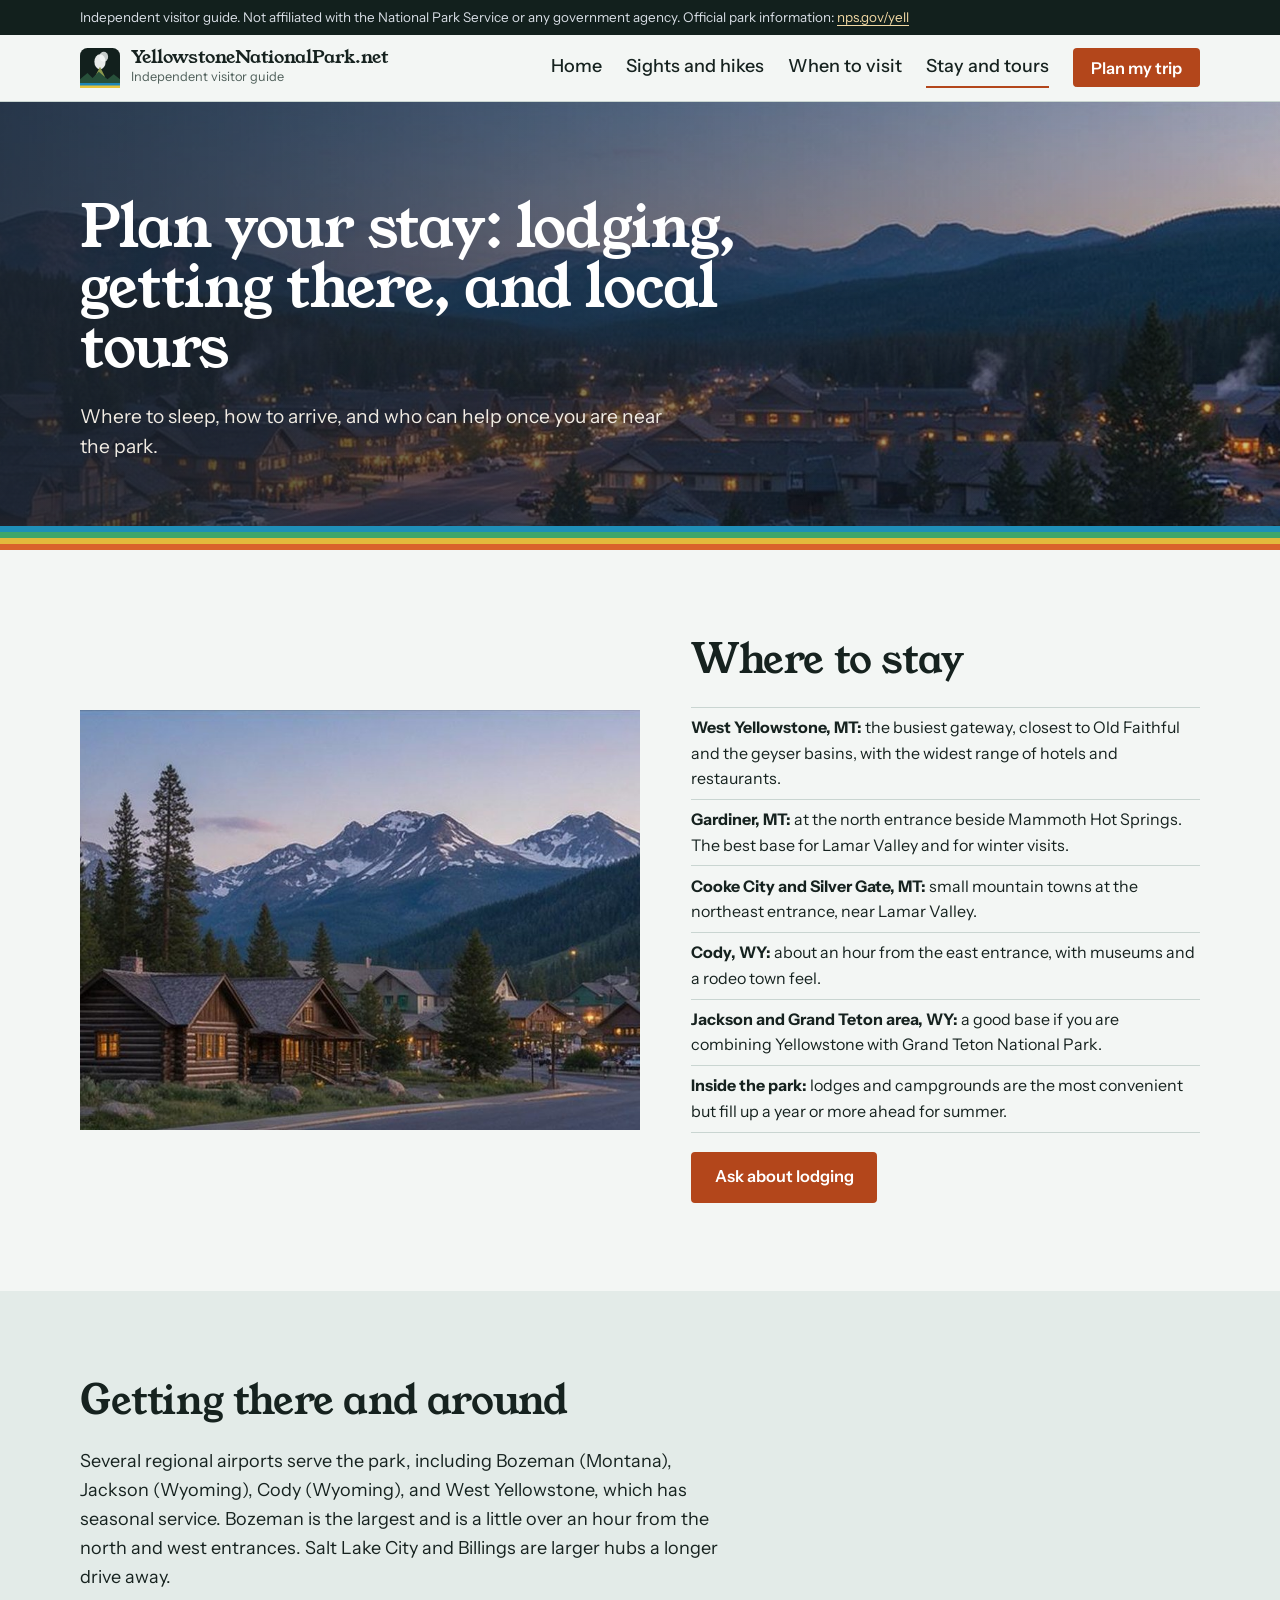
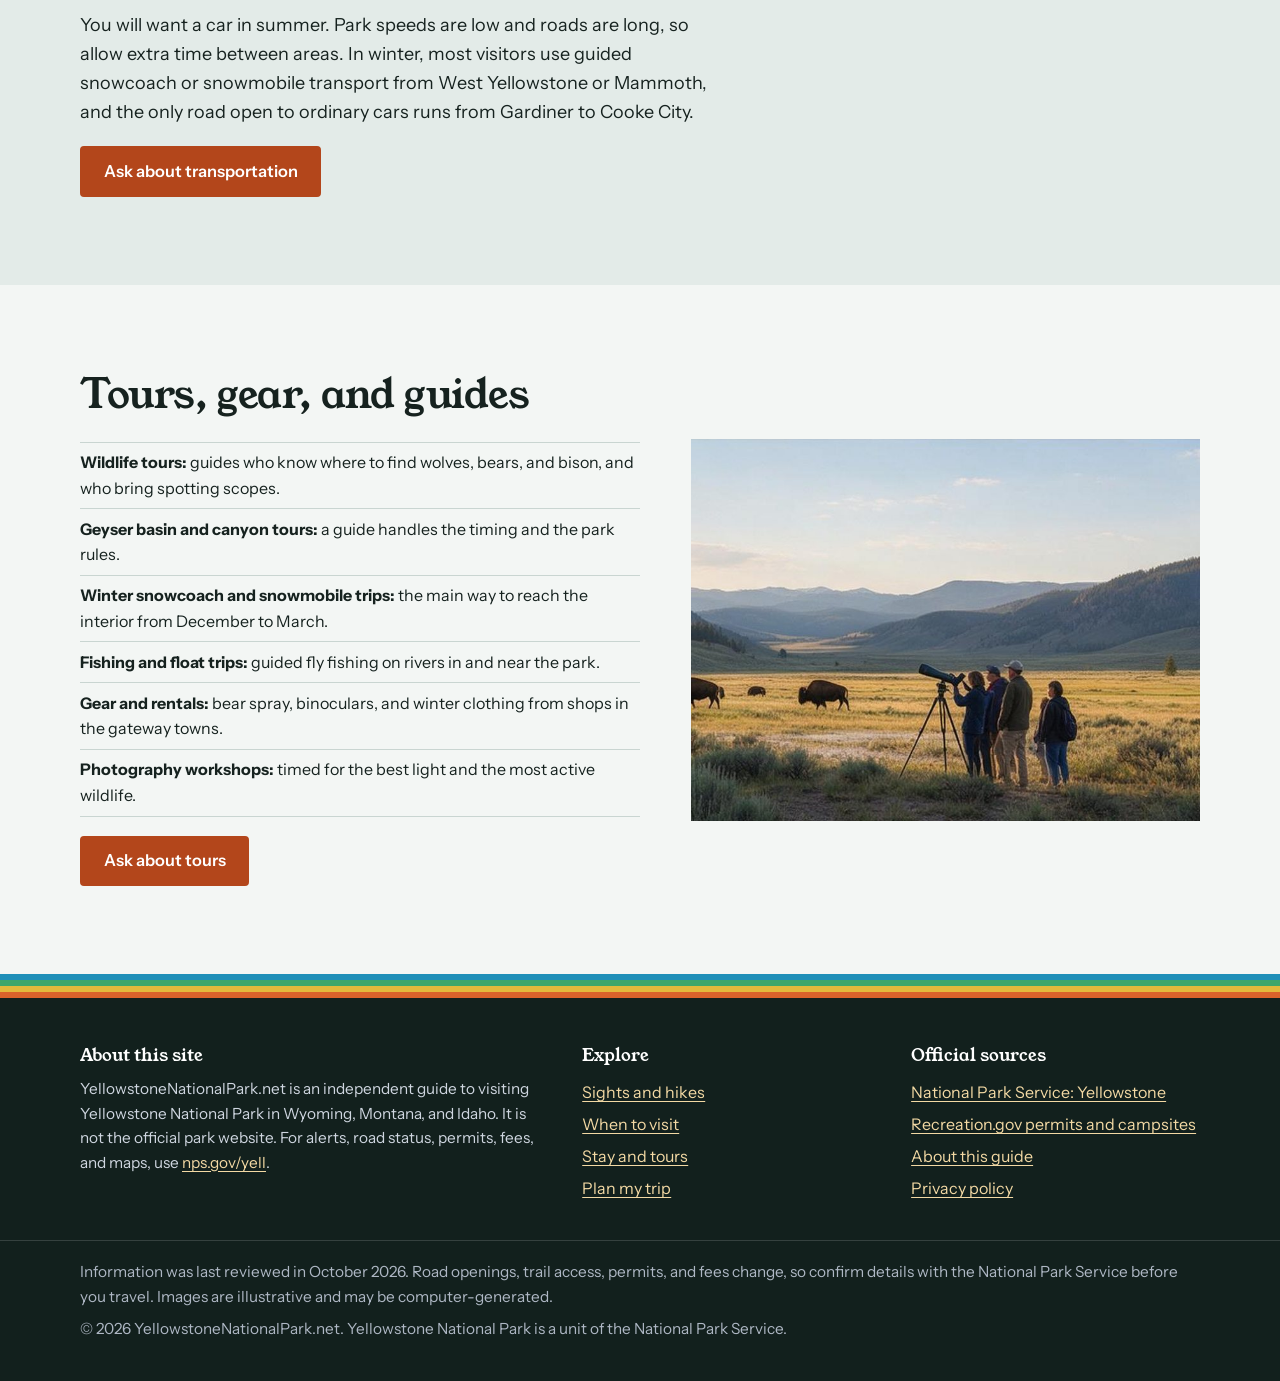
<file: plan-your-stay.html>
<!doctype html>
<html lang="en">
<head>
<meta charset="utf-8">
<meta name="viewport" content="width=device-width, initial-scale=1">
<title>Where to Stay Near Yellowstone: Lodging, Getting There, Tours</title>
<meta name="description" content="Where to stay near Yellowstone National Park, which airports and entrances to use, and the wildlife tours, snowcoach trips, and gear available in the gateway towns.">

<link rel="canonical" href="https://yellowstonenationalpark.net/plan-your-stay.html">
<meta property="og:type" content="website">
<meta property="og:site_name" content="YellowstoneNationalPark.net">
<meta property="og:title" content="Where to Stay Near Yellowstone: Lodging, Getting There, Tours">
<meta property="og:description" content="Where to stay near Yellowstone National Park, which airports and entrances to use, and the wildlife tours, snowcoach trips, and gear available in the gateway towns.">
<meta property="og:url" content="https://yellowstonenationalpark.net/plan-your-stay.html">
<meta property="og:image" content="https://yellowstonenationalpark.net/images/og-image.jpg">
<meta name="twitter:card" content="summary_large_image">
<meta name="theme-color" content="#12201d">
<link rel="icon" href="favicon.svg" type="image/svg+xml">
<link rel="apple-touch-icon" href="apple-touch-icon.png">
<link rel="preconnect" href="https://fonts.googleapis.com">
<link rel="preconnect" href="https://fonts.gstatic.com" crossorigin>
<link rel="stylesheet" href="https://fonts.googleapis.com/css2?family=Instrument+Sans:wght@400..700&family=Young+Serif&display=swap">
<link rel="stylesheet" href="css/style.css">
<script src="js/config.js"></script>
<script src="js/main.js" defer></script>

</head>
<body>
<a class="skip" href="#main">Skip to content</a>
<div class="notice"><div class="wrap">Independent visitor guide. Not affiliated with the National Park Service or any government agency. Official park information: <a href="https://www.nps.gov/yell" rel="noopener">nps.gov/yell</a></div></div>
<header class="site-header">
<div class="wrap">
<a class="brand" href="index.html"><svg viewBox="0 0 64 64" aria-hidden="true"><rect width="64" height="64" rx="12" fill="#12201D"/><ellipse cx="32" cy="22" rx="9" ry="12" fill="#F4F7F6" opacity=".95"/><ellipse cx="38" cy="14" rx="7" ry="8" fill="#F4F7F6" opacity=".8"/><path d="M24,46 L32,30 L40,46 Z" fill="#8E9A4E"/><path d="M0,64 L0,50 L12,40 L20,48 L30,38 L44,50 L54,42 L64,50 L64,64 Z" fill="#27503A"/><rect y="56" width="64" height="8" fill="#1C86B8"/><rect y="60" width="64" height="4" fill="#E7C33A"/></svg><span><span class="brand-name">YellowstoneNationalPark.net</span><span class="brand-sub">Independent visitor guide</span></span></a>
<button class="nav-toggle" type="button" aria-expanded="false" aria-controls="site-nav">Menu</button>
<nav class="nav" id="site-nav" aria-label="Main"><a href="index.html">Home</a><a href="sights.html">Sights and hikes</a><a href="when-to-visit.html">When to visit</a><a href="plan-your-stay.html" aria-current="page">Stay and tours</a><a class="btn" href="plan-your-trip.html">Plan my trip</a></nav>
</div>
</header>
<main id="main">

<section class="page-head">
<img src="images/header-stay.jpg" data-fallback="images/art/header-stay.svg" alt="Cabins in a mountain town at dusk" width="1600" height="500" fetchpriority="high">
<div class="wrap">
<h1>Plan your stay: lodging, getting there, and local tours</h1>
<p>Where to sleep, how to arrive, and who can help once you are near the park.</p>
</div>
</section>
<div class="strata" aria-hidden="true"><i></i><i></i><i></i><i></i></div>

<section class="section" id="stay">
<div class="wrap split">
<div><img src="images/card-gateway-towns.jpg" data-fallback="images/art/card-gateway-towns.svg" alt="Cabins in a mountain gateway town" width="800" height="600" loading="lazy" decoding="async"></div>
<div>
<h2>Where to stay</h2>
<ul class="facts-list">
<li><b>West Yellowstone, MT:</b> the busiest gateway, closest to Old Faithful and the geyser basins, with the widest range of hotels and restaurants.</li>
<li><b>Gardiner, MT:</b> at the north entrance beside Mammoth Hot Springs. The best base for Lamar Valley and for winter visits.</li>
<li><b>Cooke City and Silver Gate, MT:</b> small mountain towns at the northeast entrance, near Lamar Valley.</li>
<li><b>Cody, WY:</b> about an hour from the east entrance, with museums and a rodeo town feel.</li>
<li><b>Jackson and Grand Teton area, WY:</b> a good base if you are combining Yellowstone with Grand Teton National Park.</li>
<li><b>Inside the park:</b> lodges and campgrounds are the most convenient but fill up a year or more ahead for summer.</li>
</ul>
<a class="btn" href="plan-your-trip.html?interest=lodging">Ask about lodging</a>
</div>
</div>
</section>

<section class="section section--tint" id="getting-there">
<div class="wrap">
<h2>Getting there and around</h2>
<div class="prose">
<p>Several regional airports serve the park, including Bozeman (Montana), Jackson (Wyoming), Cody (Wyoming), and West Yellowstone, which has seasonal service. Bozeman is the largest and is a little over an hour from the north and west entrances. Salt Lake City and Billings are larger hubs a longer drive away.</p>
<p>You will want a car in summer. Park speeds are low and roads are long, so allow extra time between areas. In winter, most visitors use guided snowcoach or snowmobile transport from West Yellowstone or Mammoth, and the only road open to ordinary cars runs from Gardiner to Cooke City.</p>
</div>
<a class="btn" href="plan-your-trip.html?interest=transport">Ask about transportation</a>
</div>
</section>

<section class="section" id="tours">
<div class="wrap split split--flip">
<div><img src="images/card-guided-tours.jpg" data-fallback="images/art/card-guided-tours.svg" alt="Visitors watching bison from a distance" width="800" height="600" loading="lazy" decoding="async"></div>
<div>
<h2>Tours, gear, and guides</h2>
<ul class="facts-list">
<li><b>Wildlife tours:</b> guides who know where to find wolves, bears, and bison, and who bring spotting scopes.</li>
<li><b>Geyser basin and canyon tours:</b> a guide handles the timing and the park rules.</li>
<li><b>Winter snowcoach and snowmobile trips:</b> the main way to reach the interior from December to March.</li>
<li><b>Fishing and float trips:</b> guided fly fishing on rivers in and near the park.</li>
<li><b>Gear and rentals:</b> bear spray, binoculars, and winter clothing from shops in the gateway towns.</li>
<li><b>Photography workshops:</b> timed for the best light and the most active wildlife.</li>
</ul>
<a class="btn" href="plan-your-trip.html?interest=tours">Ask about tours</a>
</div>
</div>
</section>

</main>
<div class="strata strata--static" aria-hidden="true"><i></i><i></i><i></i><i></i></div>
<footer class="site-footer">
<div class="wrap">
<div>
<h2>About this site</h2>
<p>YellowstoneNationalPark.net is an independent guide to visiting Yellowstone National Park in Wyoming, Montana, and Idaho. It is not the official park website. For alerts, road status, permits, fees, and maps, use <a href="https://www.nps.gov/yell" rel="noopener">nps.gov/yell</a>.</p>
</div>
<div>
<h2>Explore</h2>
<ul>
<li><a href="sights.html">Sights and hikes</a></li>
<li><a href="when-to-visit.html">When to visit</a></li>
<li><a href="plan-your-stay.html">Stay and tours</a></li>
<li><a href="plan-your-trip.html">Plan my trip</a></li>
</ul>
</div>
<div>
<h2>Official sources</h2>
<ul>
<li><a href="https://www.nps.gov/yell" rel="noopener">National Park Service: Yellowstone</a></li>
<li><a href="https://www.recreation.gov" rel="noopener">Recreation.gov permits and campsites</a></li>
<li><a href="about.html">About this guide</a></li>
<li><a href="privacy.html">Privacy policy</a></li>
</ul>
</div>
</div>
<div class="legal"><div class="wrap">
<p>Information was last reviewed in October 2026. Road openings, trail access, permits, and fees change, so confirm details with the National Park Service before you travel. Images are illustrative and may be computer-generated.</p>
<p>&copy; <span id="year">2026</span> YellowstoneNationalPark.net. Yellowstone National Park is a unit of the National Park Service.</p>
</div></div>
</footer>
</body>
</html>
</file>
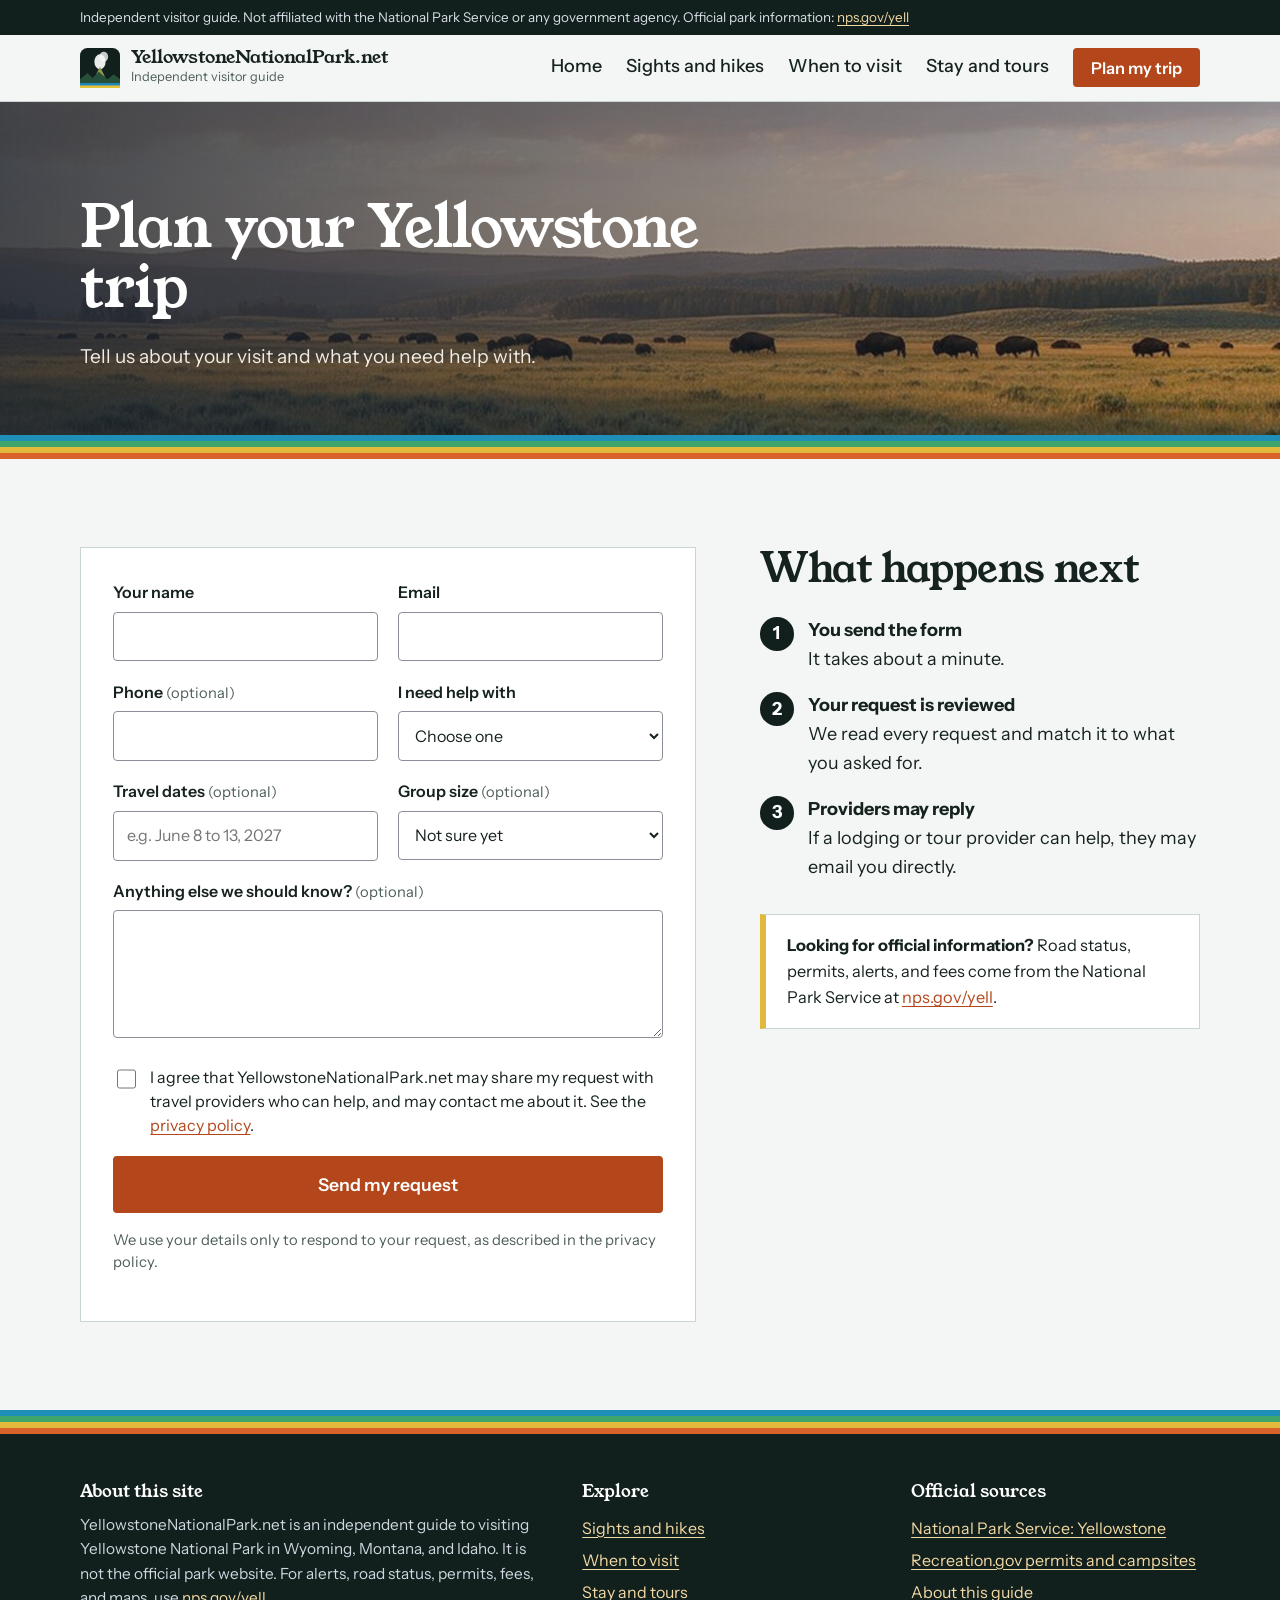
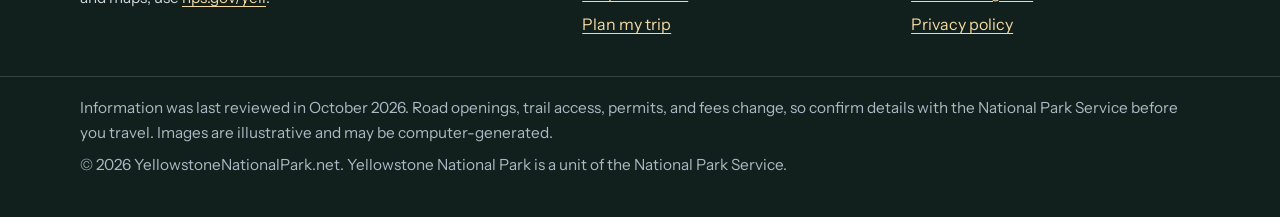
<file: plan-your-trip.html>
<!doctype html>
<html lang="en">
<head>
<meta charset="utf-8">
<meta name="viewport" content="width=device-width, initial-scale=1">
<title>Plan Your Yellowstone Trip: Request Lodging and Tour Help</title>
<meta name="description" content="Send your dates and interests and get help finding lodging, wildlife tours, gear rentals, and transportation for a Yellowstone National Park trip.">

<link rel="canonical" href="https://yellowstonenationalpark.net/plan-your-trip.html">
<meta property="og:type" content="website">
<meta property="og:site_name" content="YellowstoneNationalPark.net">
<meta property="og:title" content="Plan Your Yellowstone Trip: Request Lodging and Tour Help">
<meta property="og:description" content="Send your dates and interests and get help finding lodging, wildlife tours, gear rentals, and transportation for a Yellowstone National Park trip.">
<meta property="og:url" content="https://yellowstonenationalpark.net/plan-your-trip.html">
<meta property="og:image" content="https://yellowstonenationalpark.net/images/og-image.jpg">
<meta name="twitter:card" content="summary_large_image">
<meta name="theme-color" content="#12201d">
<link rel="icon" href="favicon.svg" type="image/svg+xml">
<link rel="apple-touch-icon" href="apple-touch-icon.png">
<link rel="preconnect" href="https://fonts.googleapis.com">
<link rel="preconnect" href="https://fonts.gstatic.com" crossorigin>
<link rel="stylesheet" href="https://fonts.googleapis.com/css2?family=Instrument+Sans:wght@400..700&family=Young+Serif&display=swap">
<link rel="stylesheet" href="css/style.css">
<script src="js/config.js"></script>
<script src="js/main.js" defer></script>

</head>
<body>
<a class="skip" href="#main">Skip to content</a>
<div class="notice"><div class="wrap">Independent visitor guide. Not affiliated with the National Park Service or any government agency. Official park information: <a href="https://www.nps.gov/yell" rel="noopener">nps.gov/yell</a></div></div>
<header class="site-header">
<div class="wrap">
<a class="brand" href="index.html"><svg viewBox="0 0 64 64" aria-hidden="true"><rect width="64" height="64" rx="12" fill="#12201D"/><ellipse cx="32" cy="22" rx="9" ry="12" fill="#F4F7F6" opacity=".95"/><ellipse cx="38" cy="14" rx="7" ry="8" fill="#F4F7F6" opacity=".8"/><path d="M24,46 L32,30 L40,46 Z" fill="#8E9A4E"/><path d="M0,64 L0,50 L12,40 L20,48 L30,38 L44,50 L54,42 L64,50 L64,64 Z" fill="#27503A"/><rect y="56" width="64" height="8" fill="#1C86B8"/><rect y="60" width="64" height="4" fill="#E7C33A"/></svg><span><span class="brand-name">YellowstoneNationalPark.net</span><span class="brand-sub">Independent visitor guide</span></span></a>
<button class="nav-toggle" type="button" aria-expanded="false" aria-controls="site-nav">Menu</button>
<nav class="nav" id="site-nav" aria-label="Main"><a href="index.html">Home</a><a href="sights.html">Sights and hikes</a><a href="when-to-visit.html">When to visit</a><a href="plan-your-stay.html">Stay and tours</a><a class="btn" href="plan-your-trip.html" aria-current="page">Plan my trip</a></nav>
</div>
</header>
<main id="main">

<section class="page-head">
<img src="images/header-plan.jpg" data-fallback="images/art/header-plan.svg" alt="A geyser basin at dawn" width="1600" height="500" fetchpriority="high">
<div class="wrap">
<h1>Plan your Yellowstone trip</h1>
<p>Tell us about your visit and what you need help with.</p>
</div>
</section>
<div class="strata" aria-hidden="true"><i></i><i></i><i></i><i></i></div>
<section class="section">
<div class="wrap form-layout">
<form id="lead-form" class="lead-form" novalidate>
<input type="hidden" name="access_key" id="access_key" value="">
<input type="hidden" name="subject" value="New Yellowstone trip request">
<input type="hidden" name="from_name" value="YellowstoneNationalPark.net">
<input type="hidden" name="site" value="yellowstonenationalpark.net">
<input type="hidden" name="landing_page" id="landing_page" value="">
<input type="hidden" name="referrer" id="referrer" value="">
<div class="hp" aria-hidden="true"><input type="checkbox" name="botcheck" tabindex="-1" autocomplete="off"></div>

<div class="field-row">
<div class="field"><label for="name">Your name</label><input type="text" id="name" name="name" autocomplete="name" required><div class="error" role="alert">Enter your name.</div></div>
<div class="field"><label for="email">Email</label><input type="email" id="email" name="email" autocomplete="email" required><div class="error" role="alert">Enter an email address like name@example.com.</div></div>
</div>
<div class="field-row">
<div class="field"><label for="phone">Phone <span class="hint">(optional)</span></label><input type="tel" id="phone" name="phone" autocomplete="tel"></div>
<div class="field"><label for="interest">I need help with</label>
<select id="interest" name="interest" required>
<option value="">Choose one</option>
<option value="Lodging near Yellowstone" data-key="lodging">Lodging near Yellowstone</option>
<option value="Guided tours or wildlife viewing" data-key="tours">Guided tours or wildlife viewing</option>
<option value="Gear and rentals" data-key="gear">Gear and rentals</option>
<option value="Shuttles and transportation" data-key="transport">Shuttles and transportation</option>
<option value="Itinerary planning" data-key="itinerary">Itinerary planning</option>
<option value="Something else" data-key="other">Something else</option>
</select><div class="error" role="alert">Choose what you need help with.</div></div>
</div>
<div class="field-row">
<div class="field"><label for="dates">Travel dates <span class="hint">(optional)</span></label><input type="text" id="dates" name="travel_dates" placeholder="e.g. June 8 to 13, 2027"></div>
<div class="field"><label for="group">Group size <span class="hint">(optional)</span></label>
<select id="group" name="group_size"><option value="">Not sure yet</option><option>1</option><option>2</option><option>3 to 4</option><option>5 to 8</option><option>9 or more</option></select></div>
</div>
<div class="field"><label for="message">Anything else we should know? <span class="hint">(optional)</span></label><textarea id="message" name="message"></textarea></div>
<div class="field"><div class="check"><input type="checkbox" id="consent" name="consent" value="yes" required><label for="consent" style="font-weight:400;font-family:var(--body);margin:0">I agree that YellowstoneNationalPark.net may share my request with travel providers who can help, and may contact me about it. See the <a href="privacy.html">privacy policy</a>.</label></div><div class="error" role="alert">Check the box to agree before sending.</div></div>
<button class="btn" type="submit">Send my request</button>
<div class="form-status" role="status" aria-live="polite"></div>
<noscript><p class="fine">This form needs JavaScript. Please turn it on and reload the page.</p></noscript>
<p class="fine">We use your details only to respond to your request, as described in the privacy policy.</p>
</form>

<aside>
<h2>What happens next</h2>
<ol class="steps">
<li><strong>You send the form</strong>It takes about a minute.</li>
<li><strong>Your request is reviewed</strong>We read every request and match it to what you asked for.</li>
<li><strong>Providers may reply</strong>If a lodging or tour provider can help, they may email you directly.</li>
</ol>
<div class="callout"><p><strong>Looking for official information?</strong> Road status, permits, alerts, and fees come from the National Park Service at <a href="https://www.nps.gov/yell" rel="noopener">nps.gov/yell</a>.</p></div>
</aside>
</div>
</section>

</main>
<div class="strata strata--static" aria-hidden="true"><i></i><i></i><i></i><i></i></div>
<footer class="site-footer">
<div class="wrap">
<div>
<h2>About this site</h2>
<p>YellowstoneNationalPark.net is an independent guide to visiting Yellowstone National Park in Wyoming, Montana, and Idaho. It is not the official park website. For alerts, road status, permits, fees, and maps, use <a href="https://www.nps.gov/yell" rel="noopener">nps.gov/yell</a>.</p>
</div>
<div>
<h2>Explore</h2>
<ul>
<li><a href="sights.html">Sights and hikes</a></li>
<li><a href="when-to-visit.html">When to visit</a></li>
<li><a href="plan-your-stay.html">Stay and tours</a></li>
<li><a href="plan-your-trip.html">Plan my trip</a></li>
</ul>
</div>
<div>
<h2>Official sources</h2>
<ul>
<li><a href="https://www.nps.gov/yell" rel="noopener">National Park Service: Yellowstone</a></li>
<li><a href="https://www.recreation.gov" rel="noopener">Recreation.gov permits and campsites</a></li>
<li><a href="about.html">About this guide</a></li>
<li><a href="privacy.html">Privacy policy</a></li>
</ul>
</div>
</div>
<div class="legal"><div class="wrap">
<p>Information was last reviewed in October 2026. Road openings, trail access, permits, and fees change, so confirm details with the National Park Service before you travel. Images are illustrative and may be computer-generated.</p>
<p>&copy; <span id="year">2026</span> YellowstoneNationalPark.net. Yellowstone National Park is a unit of the National Park Service.</p>
</div></div>
</footer>
</body>
</html>
</file>
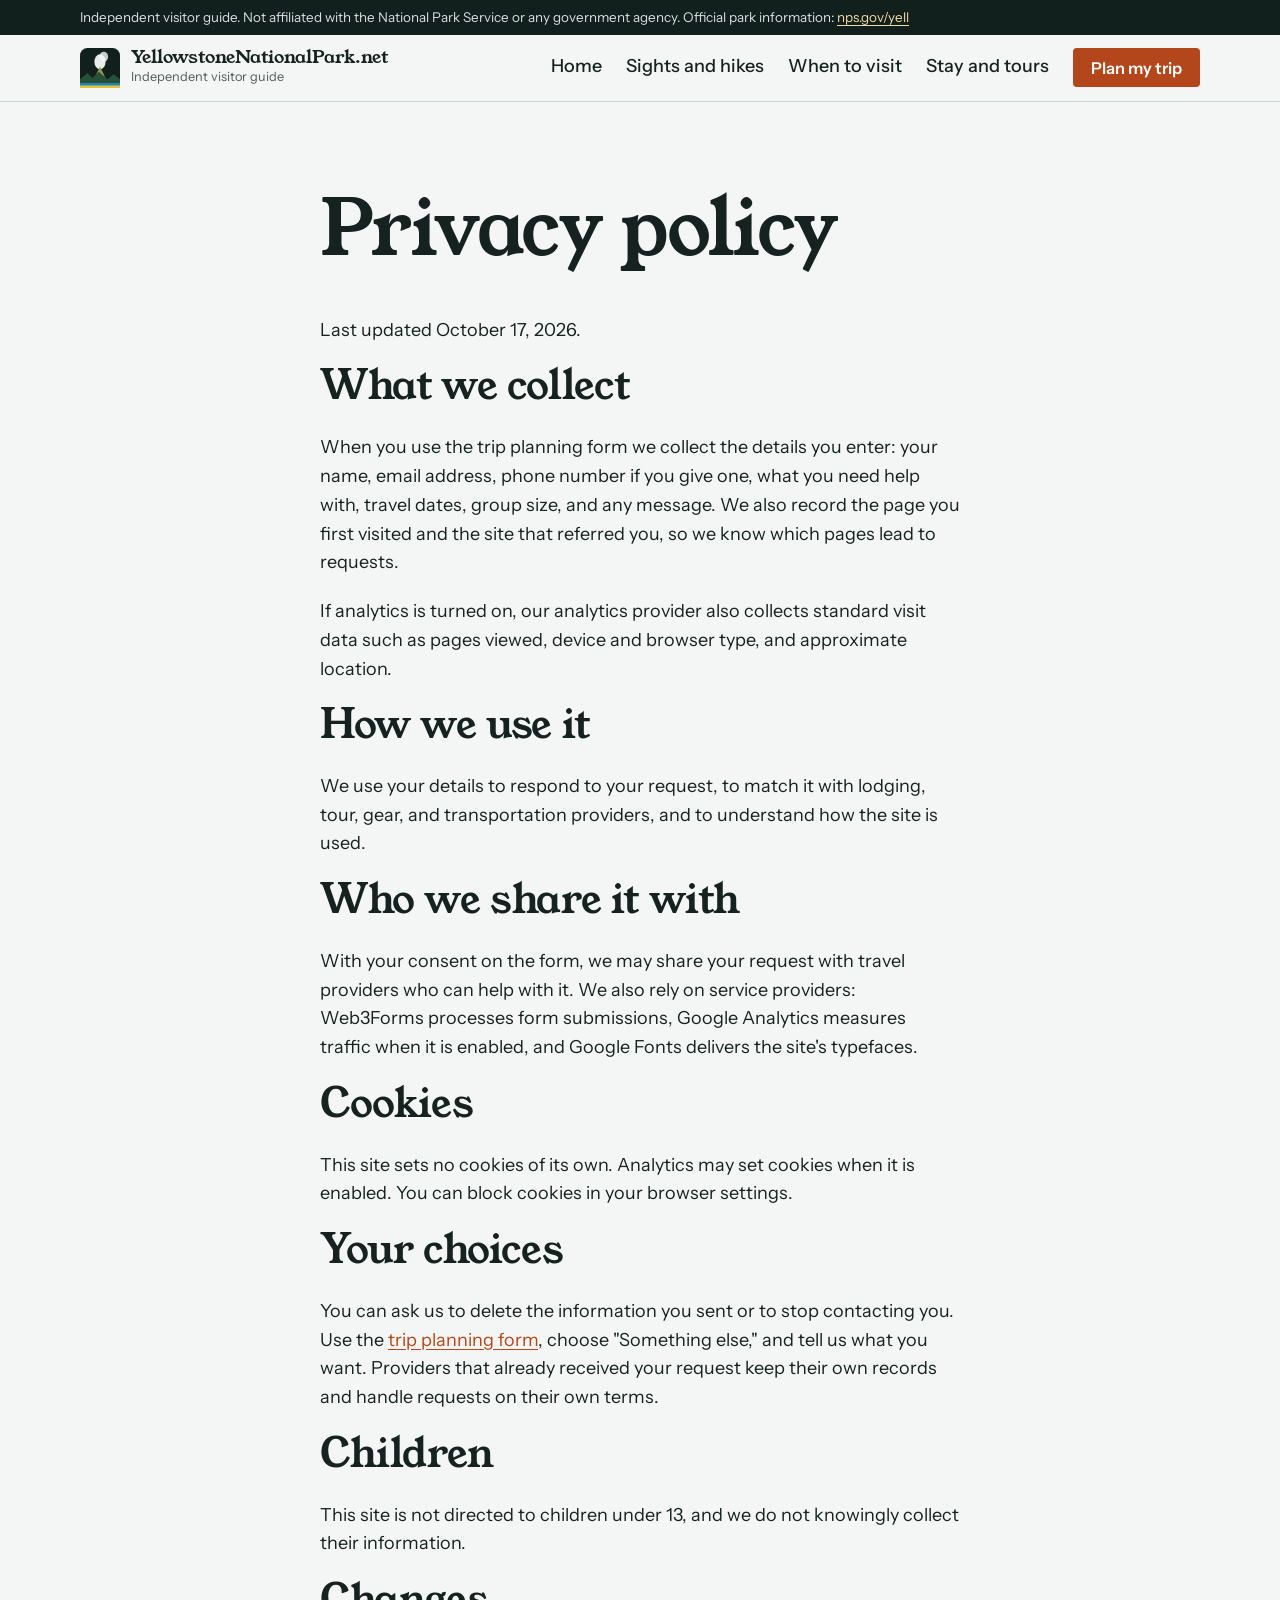
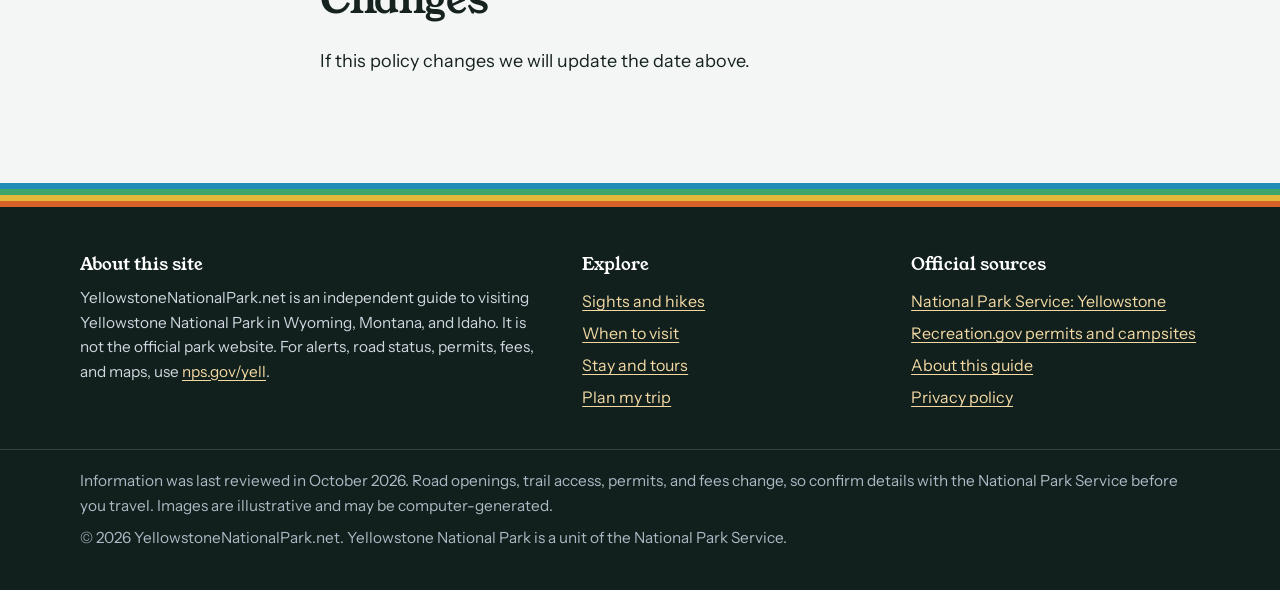
<file: privacy.html>
<!doctype html>
<html lang="en">
<head>
<meta charset="utf-8">
<meta name="viewport" content="width=device-width, initial-scale=1">
<title>Privacy Policy | YellowstoneNationalPark.net</title>
<meta name="description" content="How YellowstoneNationalPark.net collects, uses, and shares information from the trip planning form.">

<link rel="canonical" href="https://yellowstonenationalpark.net/privacy.html">
<meta property="og:type" content="website">
<meta property="og:site_name" content="YellowstoneNationalPark.net">
<meta property="og:title" content="Privacy Policy | YellowstoneNationalPark.net">
<meta property="og:description" content="How YellowstoneNationalPark.net collects, uses, and shares information from the trip planning form.">
<meta property="og:url" content="https://yellowstonenationalpark.net/privacy.html">
<meta property="og:image" content="https://yellowstonenationalpark.net/images/og-image.jpg">
<meta name="twitter:card" content="summary_large_image">
<meta name="theme-color" content="#12201d">
<link rel="icon" href="favicon.svg" type="image/svg+xml">
<link rel="apple-touch-icon" href="apple-touch-icon.png">
<link rel="preconnect" href="https://fonts.googleapis.com">
<link rel="preconnect" href="https://fonts.gstatic.com" crossorigin>
<link rel="stylesheet" href="https://fonts.googleapis.com/css2?family=Instrument+Sans:wght@400..700&family=Young+Serif&display=swap">
<link rel="stylesheet" href="css/style.css">
<script src="js/config.js"></script>
<script src="js/main.js" defer></script>

</head>
<body>
<a class="skip" href="#main">Skip to content</a>
<div class="notice"><div class="wrap">Independent visitor guide. Not affiliated with the National Park Service or any government agency. Official park information: <a href="https://www.nps.gov/yell" rel="noopener">nps.gov/yell</a></div></div>
<header class="site-header">
<div class="wrap">
<a class="brand" href="index.html"><svg viewBox="0 0 64 64" aria-hidden="true"><rect width="64" height="64" rx="12" fill="#12201D"/><ellipse cx="32" cy="22" rx="9" ry="12" fill="#F4F7F6" opacity=".95"/><ellipse cx="38" cy="14" rx="7" ry="8" fill="#F4F7F6" opacity=".8"/><path d="M24,46 L32,30 L40,46 Z" fill="#8E9A4E"/><path d="M0,64 L0,50 L12,40 L20,48 L30,38 L44,50 L54,42 L64,50 L64,64 Z" fill="#27503A"/><rect y="56" width="64" height="8" fill="#1C86B8"/><rect y="60" width="64" height="4" fill="#E7C33A"/></svg><span><span class="brand-name">YellowstoneNationalPark.net</span><span class="brand-sub">Independent visitor guide</span></span></a>
<button class="nav-toggle" type="button" aria-expanded="false" aria-controls="site-nav">Menu</button>
<nav class="nav" id="site-nav" aria-label="Main"><a href="index.html">Home</a><a href="sights.html">Sights and hikes</a><a href="when-to-visit.html">When to visit</a><a href="plan-your-stay.html">Stay and tours</a><a class="btn" href="plan-your-trip.html">Plan my trip</a></nav>
</div>
</header>
<main id="main">

<section class="section"><div class="wrap prose">
<h1>Privacy policy</h1>
<p>Last updated October 17, 2026.</p>
<h2>What we collect</h2>
<p>When you use the trip planning form we collect the details you enter: your name, email address, phone number if you give one, what you need help with, travel dates, group size, and any message. We also record the page you first visited and the site that referred you, so we know which pages lead to requests.</p>
<p>If analytics is turned on, our analytics provider also collects standard visit data such as pages viewed, device and browser type, and approximate location.</p>
<h2>How we use it</h2>
<p>We use your details to respond to your request, to match it with lodging, tour, gear, and transportation providers, and to understand how the site is used.</p>
<h2>Who we share it with</h2>
<p>With your consent on the form, we may share your request with travel providers who can help with it. We also rely on service providers: Web3Forms processes form submissions, Google Analytics measures traffic when it is enabled, and Google Fonts delivers the site's typefaces.</p>
<h2>Cookies</h2>
<p>This site sets no cookies of its own. Analytics may set cookies when it is enabled. You can block cookies in your browser settings.</p>
<h2>Your choices</h2>
<p>You can ask us to delete the information you sent or to stop contacting you. Use the <a href="plan-your-trip.html">trip planning form</a>, choose "Something else," and tell us what you want. Providers that already received your request keep their own records and handle requests on their own terms.</p>
<h2>Children</h2>
<p>This site is not directed to children under 13, and we do not knowingly collect their information.</p>
<h2>Changes</h2>
<p>If this policy changes we will update the date above.</p>
</div></section>

</main>
<div class="strata strata--static" aria-hidden="true"><i></i><i></i><i></i><i></i></div>
<footer class="site-footer">
<div class="wrap">
<div>
<h2>About this site</h2>
<p>YellowstoneNationalPark.net is an independent guide to visiting Yellowstone National Park in Wyoming, Montana, and Idaho. It is not the official park website. For alerts, road status, permits, fees, and maps, use <a href="https://www.nps.gov/yell" rel="noopener">nps.gov/yell</a>.</p>
</div>
<div>
<h2>Explore</h2>
<ul>
<li><a href="sights.html">Sights and hikes</a></li>
<li><a href="when-to-visit.html">When to visit</a></li>
<li><a href="plan-your-stay.html">Stay and tours</a></li>
<li><a href="plan-your-trip.html">Plan my trip</a></li>
</ul>
</div>
<div>
<h2>Official sources</h2>
<ul>
<li><a href="https://www.nps.gov/yell" rel="noopener">National Park Service: Yellowstone</a></li>
<li><a href="https://www.recreation.gov" rel="noopener">Recreation.gov permits and campsites</a></li>
<li><a href="about.html">About this guide</a></li>
<li><a href="privacy.html">Privacy policy</a></li>
</ul>
</div>
</div>
<div class="legal"><div class="wrap">
<p>Information was last reviewed in October 2026. Road openings, trail access, permits, and fees change, so confirm details with the National Park Service before you travel. Images are illustrative and may be computer-generated.</p>
<p>&copy; <span id="year">2026</span> YellowstoneNationalPark.net. Yellowstone National Park is a unit of the National Park Service.</p>
</div></div>
</footer>
</body>
</html>
</file>
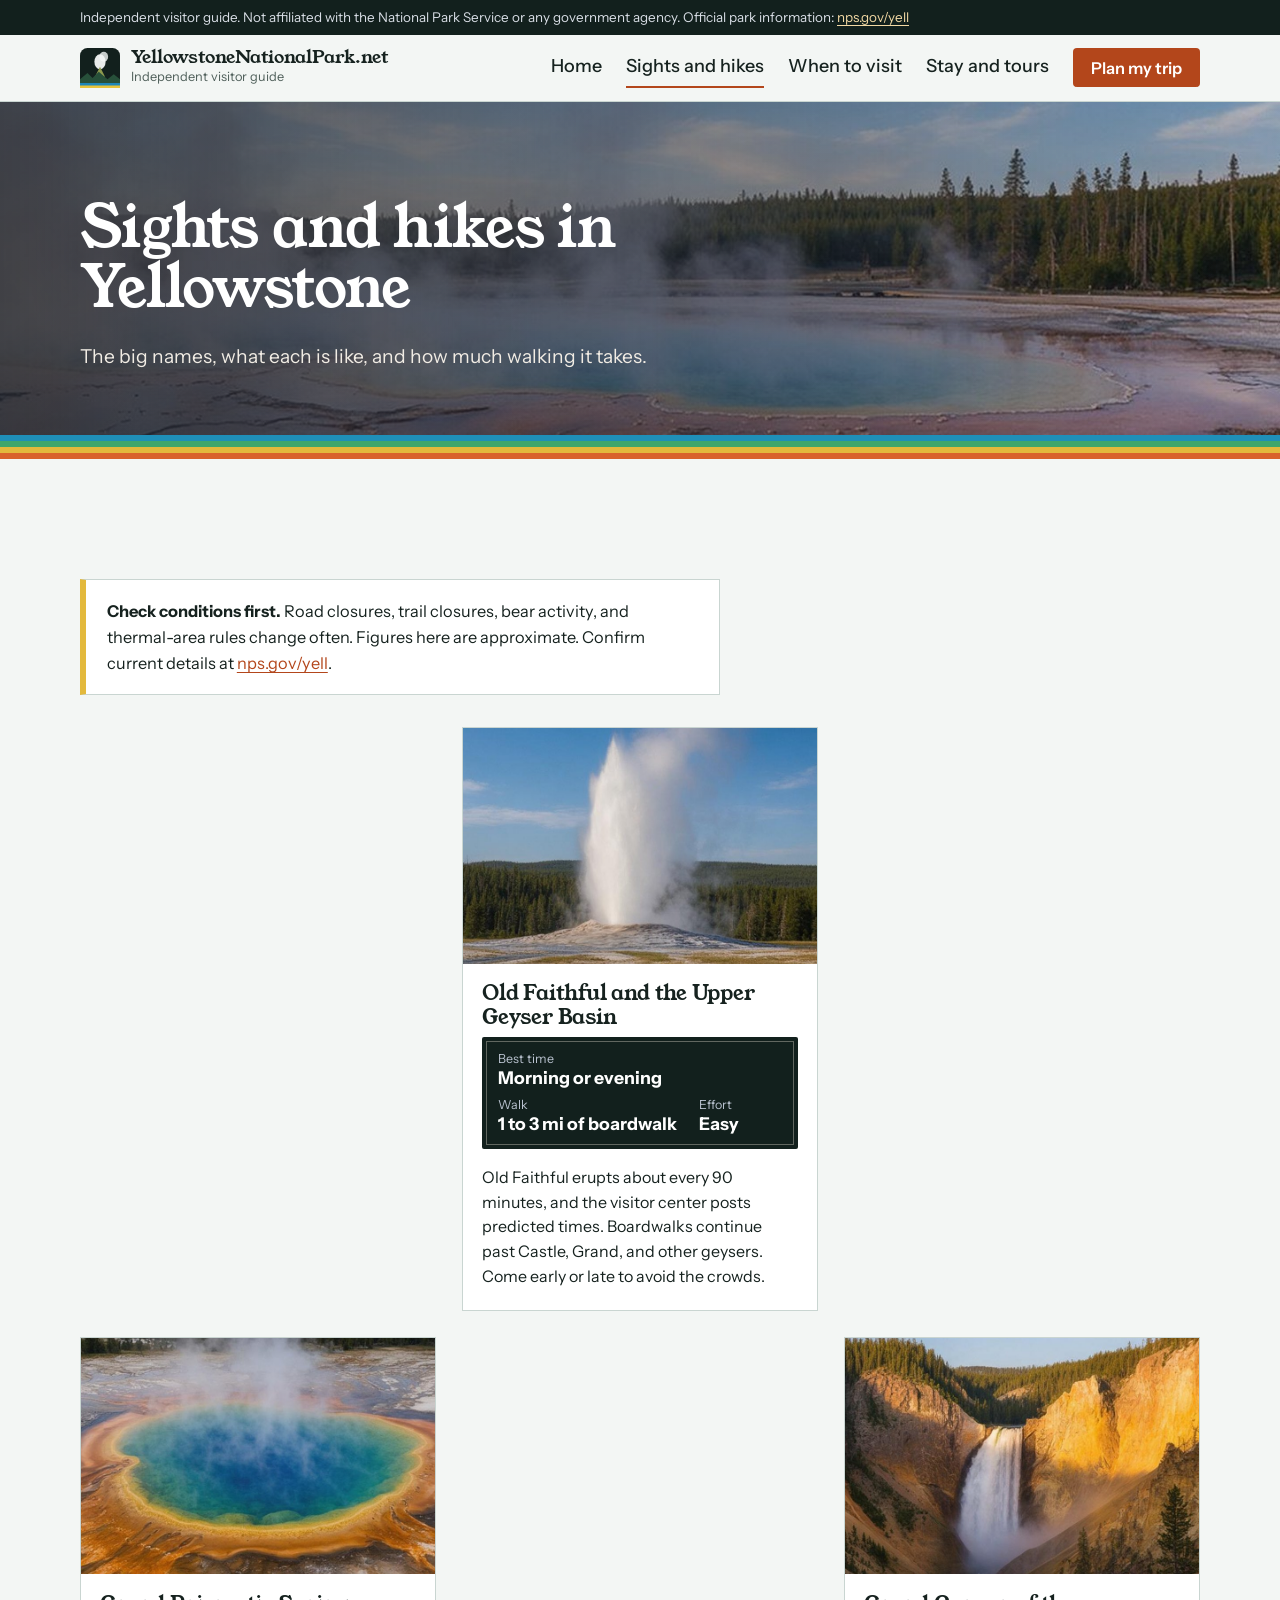
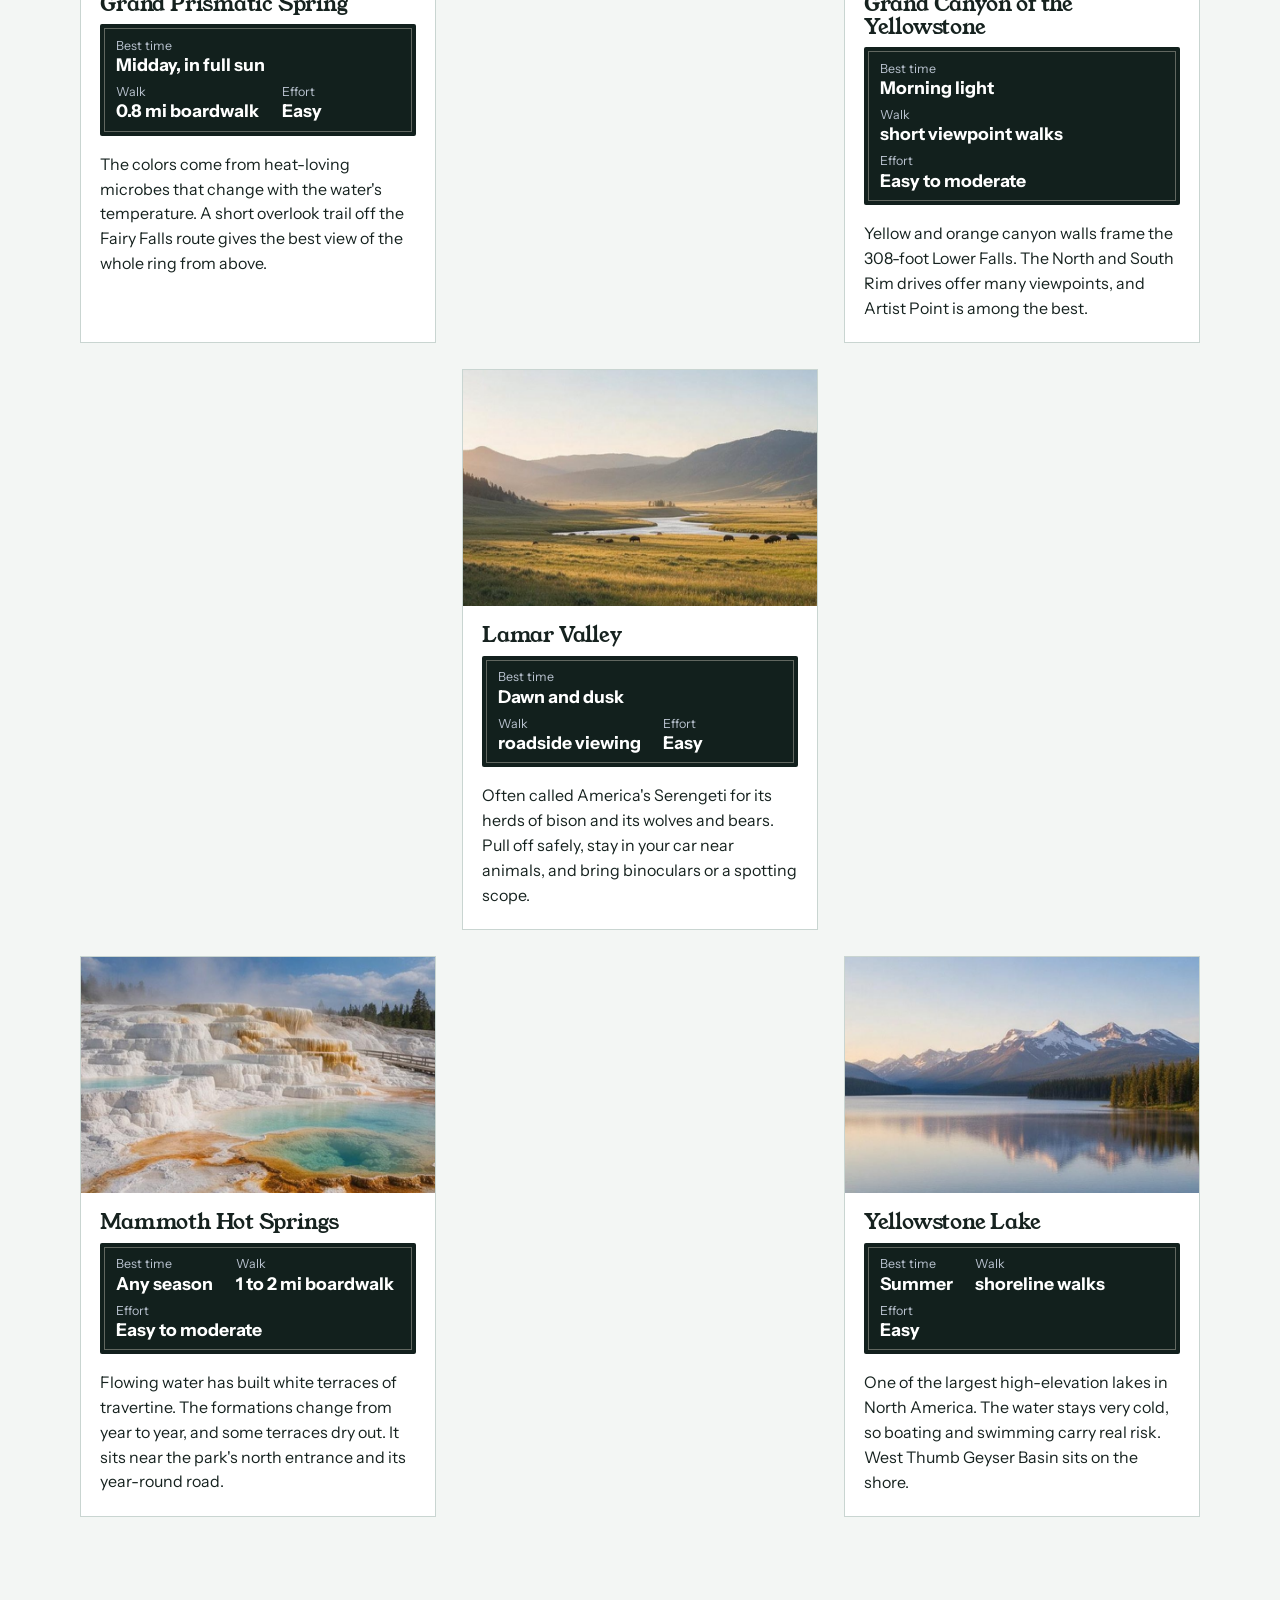
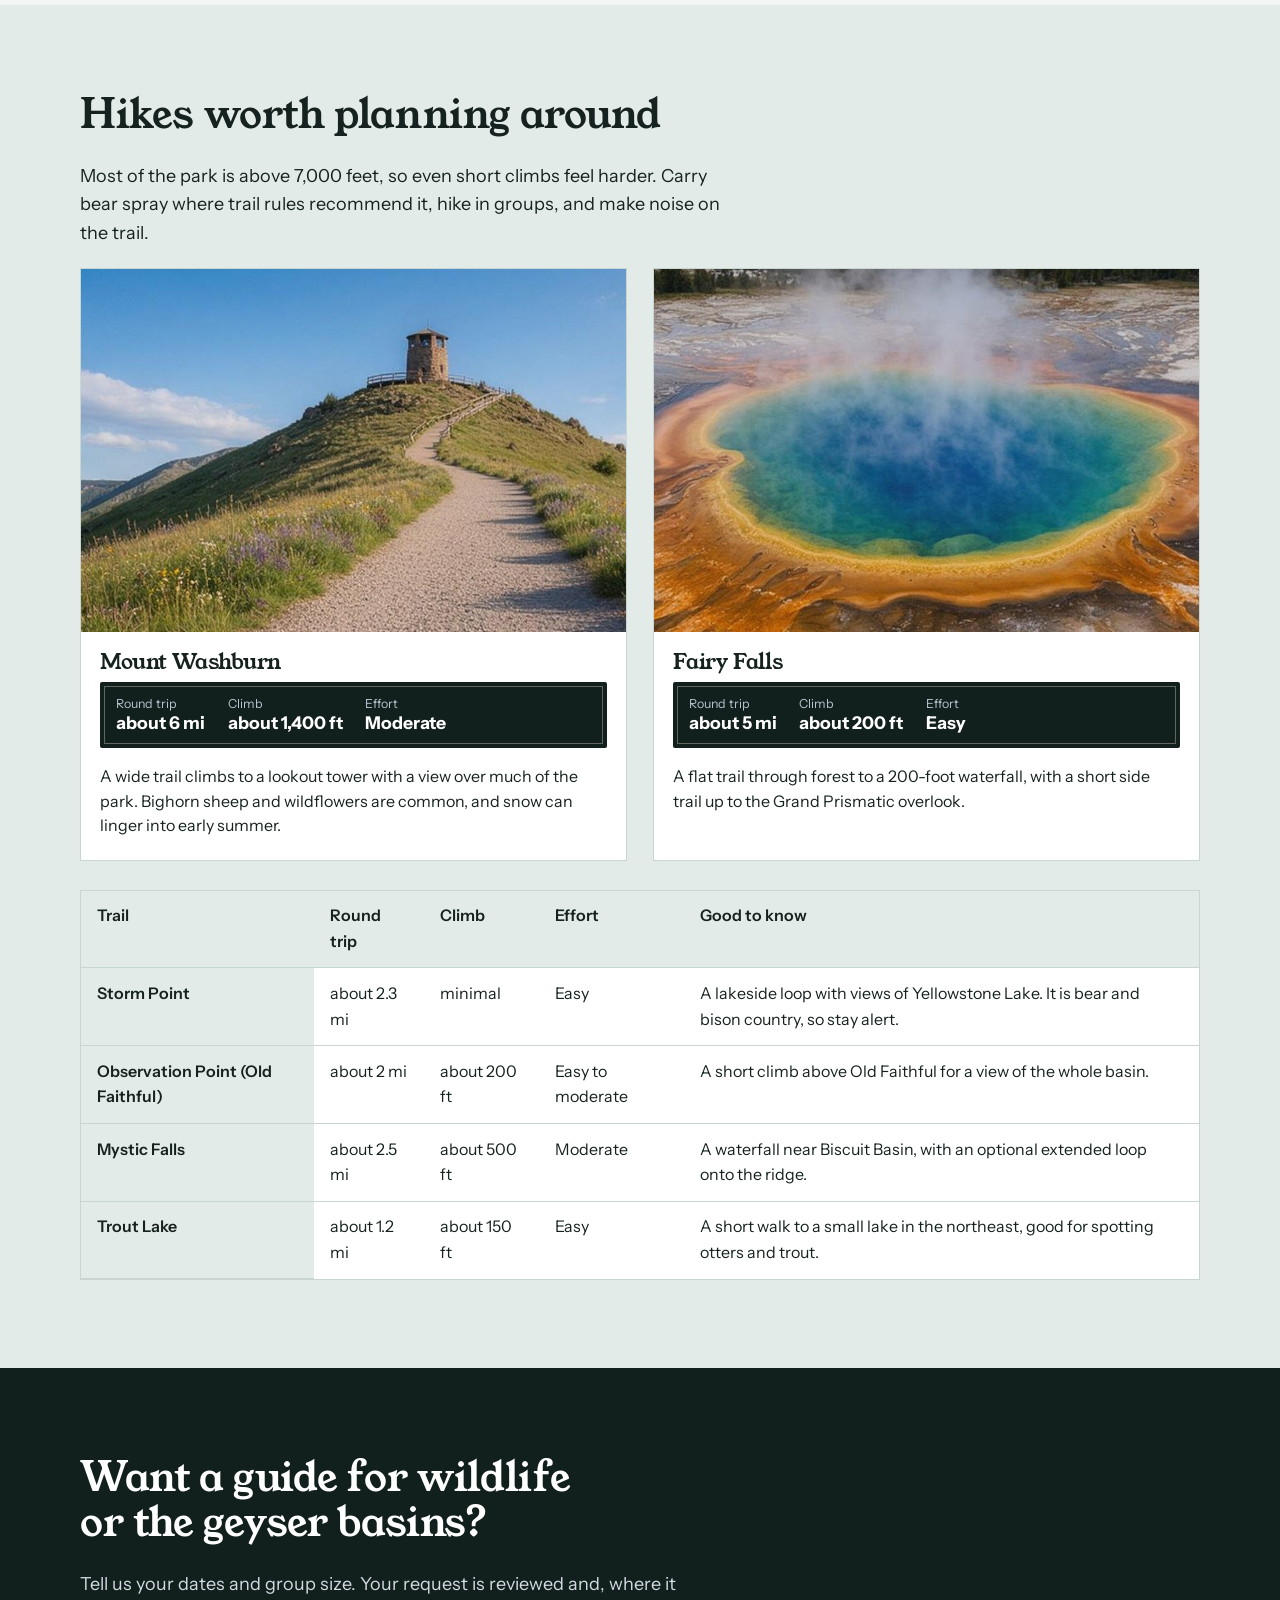
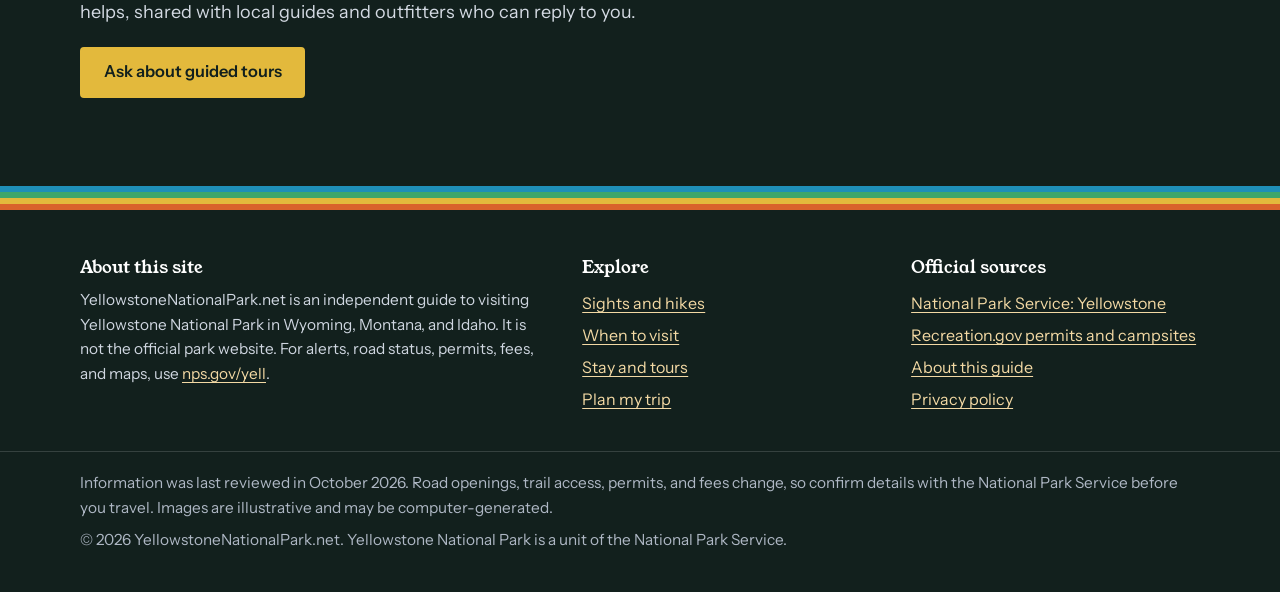
<file: sights.html>
<!doctype html>
<html lang="en">
<head>
<meta charset="utf-8">
<meta name="viewport" content="width=device-width, initial-scale=1">
<title>Yellowstone Sights and Hikes: Geysers, Canyon and Wildlife</title>
<meta name="description" content="Old Faithful, Grand Prismatic Spring, the Grand Canyon of the Yellowstone, Lamar Valley, and the best Yellowstone hikes, with distances and effort levels.">

<link rel="canonical" href="https://yellowstonenationalpark.net/sights.html">
<meta property="og:type" content="website">
<meta property="og:site_name" content="YellowstoneNationalPark.net">
<meta property="og:title" content="Yellowstone Sights and Hikes: Geysers, Canyon and Wildlife">
<meta property="og:description" content="Old Faithful, Grand Prismatic Spring, the Grand Canyon of the Yellowstone, Lamar Valley, and the best Yellowstone hikes, with distances and effort levels.">
<meta property="og:url" content="https://yellowstonenationalpark.net/sights.html">
<meta property="og:image" content="https://yellowstonenationalpark.net/images/og-image.jpg">
<meta name="twitter:card" content="summary_large_image">
<meta name="theme-color" content="#12201d">
<link rel="icon" href="favicon.svg" type="image/svg+xml">
<link rel="apple-touch-icon" href="apple-touch-icon.png">
<link rel="preconnect" href="https://fonts.googleapis.com">
<link rel="preconnect" href="https://fonts.gstatic.com" crossorigin>
<link rel="stylesheet" href="https://fonts.googleapis.com/css2?family=Instrument+Sans:wght@400..700&family=Young+Serif&display=swap">
<link rel="stylesheet" href="css/style.css">
<script src="js/config.js"></script>
<script src="js/main.js" defer></script>

</head>
<body>
<a class="skip" href="#main">Skip to content</a>
<div class="notice"><div class="wrap">Independent visitor guide. Not affiliated with the National Park Service or any government agency. Official park information: <a href="https://www.nps.gov/yell" rel="noopener">nps.gov/yell</a></div></div>
<header class="site-header">
<div class="wrap">
<a class="brand" href="index.html"><svg viewBox="0 0 64 64" aria-hidden="true"><rect width="64" height="64" rx="12" fill="#12201D"/><ellipse cx="32" cy="22" rx="9" ry="12" fill="#F4F7F6" opacity=".95"/><ellipse cx="38" cy="14" rx="7" ry="8" fill="#F4F7F6" opacity=".8"/><path d="M24,46 L32,30 L40,46 Z" fill="#8E9A4E"/><path d="M0,64 L0,50 L12,40 L20,48 L30,38 L44,50 L54,42 L64,50 L64,64 Z" fill="#27503A"/><rect y="56" width="64" height="8" fill="#1C86B8"/><rect y="60" width="64" height="4" fill="#E7C33A"/></svg><span><span class="brand-name">YellowstoneNationalPark.net</span><span class="brand-sub">Independent visitor guide</span></span></a>
<button class="nav-toggle" type="button" aria-expanded="false" aria-controls="site-nav">Menu</button>
<nav class="nav" id="site-nav" aria-label="Main"><a href="index.html">Home</a><a href="sights.html" aria-current="page">Sights and hikes</a><a href="when-to-visit.html">When to visit</a><a href="plan-your-stay.html">Stay and tours</a><a class="btn" href="plan-your-trip.html">Plan my trip</a></nav>
</div>
</header>
<main id="main">

<section class="page-head">
<img src="images/header-sights.jpg" data-fallback="images/art/header-sights.svg" alt="A wide valley with grazing bison at dawn" width="1600" height="500" fetchpriority="high">
<div class="wrap">
<h1>Sights and hikes in Yellowstone</h1>
<p>The big names, what each is like, and how much walking it takes.</p>
</div>
</section>
<div class="strata" aria-hidden="true"><i></i><i></i><i></i><i></i></div>
<section class="section">
<div class="wrap">
<div class="callout prose"><p><strong>Check conditions first.</strong> Road closures, trail closures, bear activity, and thermal-area rules change often. Figures here are approximate. Confirm current details at <a href="https://www.nps.gov/yell" rel="noopener">nps.gov/yell</a>.</p></div>
<div class="grid grid--3">
<span id="old-faithful"></span>
<article class="card"><img src="images/card-old-faithful.jpg" data-fallback="images/art/card-old-faithful.svg" alt="Old Faithful erupting above a forested basin" width="800" height="600" loading="lazy" decoding="async"><div class="card-body"><h3>Old Faithful and the Upper Geyser Basin</h3><dl class="plate"><div><dt>Best time</dt><dd>Morning or evening</dd></div><div><dt>Walk</dt><dd>1 to 3 mi of boardwalk</dd></div><div><dt>Effort</dt><dd>Easy</dd></div></dl><p>Old Faithful erupts about every 90 minutes, and the visitor center posts predicted times. Boardwalks continue past Castle, Grand, and other geysers. Come early or late to avoid the crowds.</p></div></article>
<span id="grand-prismatic"></span>
<article class="card"><img src="images/card-grand-prismatic.jpg" data-fallback="images/art/card-grand-prismatic.svg" alt="A hot spring ringed in blue, green, yellow, and orange" width="800" height="600" loading="lazy" decoding="async"><div class="card-body"><h3>Grand Prismatic Spring</h3><dl class="plate"><div><dt>Best time</dt><dd>Midday, in full sun</dd></div><div><dt>Walk</dt><dd>0.8 mi boardwalk</dd></div><div><dt>Effort</dt><dd>Easy</dd></div></dl><p>The colors come from heat-loving microbes that change with the water's temperature. A short overlook trail off the Fairy Falls route gives the best view of the whole ring from above.</p></div></article>
<span id="grand-canyon"></span>
<article class="card"><img src="images/card-grand-canyon.jpg" data-fallback="images/art/card-grand-canyon.svg" alt="A golden canyon with a waterfall" width="800" height="600" loading="lazy" decoding="async"><div class="card-body"><h3>Grand Canyon of the Yellowstone</h3><dl class="plate"><div><dt>Best time</dt><dd>Morning light</dd></div><div><dt>Walk</dt><dd>short viewpoint walks</dd></div><div><dt>Effort</dt><dd>Easy to moderate</dd></div></dl><p>Yellow and orange canyon walls frame the 308-foot Lower Falls. The North and South Rim drives offer many viewpoints, and Artist Point is among the best.</p></div></article>
<span id="lamar"></span>
<article class="card"><img src="images/card-lamar-valley.jpg" data-fallback="images/art/card-lamar-valley.svg" alt="A broad valley with grazing bison" width="800" height="600" loading="lazy" decoding="async"><div class="card-body"><h3>Lamar Valley</h3><dl class="plate"><div><dt>Best time</dt><dd>Dawn and dusk</dd></div><div><dt>Walk</dt><dd>roadside viewing</dd></div><div><dt>Effort</dt><dd>Easy</dd></div></dl><p>Often called America's Serengeti for its herds of bison and its wolves and bears. Pull off safely, stay in your car near animals, and bring binoculars or a spotting scope.</p></div></article>
<span id="mammoth"></span>
<article class="card"><img src="images/card-mammoth.jpg" data-fallback="images/art/card-mammoth.svg" alt="White stepped hot-spring terraces" width="800" height="600" loading="lazy" decoding="async"><div class="card-body"><h3>Mammoth Hot Springs</h3><dl class="plate"><div><dt>Best time</dt><dd>Any season</dd></div><div><dt>Walk</dt><dd>1 to 2 mi boardwalk</dd></div><div><dt>Effort</dt><dd>Easy to moderate</dd></div></dl><p>Flowing water has built white terraces of travertine. The formations change from year to year, and some terraces dry out. It sits near the park's north entrance and its year-round road.</p></div></article>
<span id="lake"></span>
<article class="card"><img src="images/card-yellowstone-lake.jpg" data-fallback="images/art/card-yellowstone-lake.svg" alt="A large mountain lake at dawn" width="800" height="600" loading="lazy" decoding="async"><div class="card-body"><h3>Yellowstone Lake</h3><dl class="plate"><div><dt>Best time</dt><dd>Summer</dd></div><div><dt>Walk</dt><dd>shoreline walks</dd></div><div><dt>Effort</dt><dd>Easy</dd></div></dl><p>One of the largest high-elevation lakes in North America. The water stays very cold, so boating and swimming carry real risk. West Thumb Geyser Basin sits on the shore.</p></div></article>
</div>
</div>
</section>

<section class="section section--tint">
<div class="wrap">
<h2>Hikes worth planning around</h2>
<p class="prose">Most of the park is above 7,000 feet, so even short climbs feel harder. Carry bear spray where trail rules recommend it, hike in groups, and make noise on the trail.</p>
<div class="grid grid--2" style="margin-bottom:1.8rem">
<article class="card"><img src="images/card-mount-washburn.jpg" data-fallback="images/art/card-mount-washburn.svg" alt="A mountain trail leading to a lookout tower" width="800" height="600" loading="lazy" decoding="async"><div class="card-body"><h3>Mount Washburn</h3><dl class="plate"><div><dt>Round trip</dt><dd>about 6 mi</dd></div><div><dt>Climb</dt><dd>about 1,400 ft</dd></div><div><dt>Effort</dt><dd>Moderate</dd></div></dl><p>A wide trail climbs to a lookout tower with a view over much of the park. Bighorn sheep and wildflowers are common, and snow can linger into early summer.</p></div></article>
<article class="card"><img src="images/card-grand-prismatic.jpg" data-fallback="images/art/card-grand-prismatic.svg" alt="A hot spring ringed in blue, green, yellow, and orange" width="800" height="600" loading="lazy" decoding="async"><div class="card-body"><h3>Fairy Falls</h3><dl class="plate"><div><dt>Round trip</dt><dd>about 5 mi</dd></div><div><dt>Climb</dt><dd>about 200 ft</dd></div><div><dt>Effort</dt><dd>Easy</dd></div></dl><p>A flat trail through forest to a 200-foot waterfall, with a short side trail up to the Grand Prismatic overlook.</p></div></article>
</div>
<div class="table-wrap">
<table>
<thead><tr><th scope="col">Trail</th><th scope="col">Round trip</th><th scope="col">Climb</th><th scope="col">Effort</th><th scope="col">Good to know</th></tr></thead>
<tbody>
<tr><th scope="row">Storm Point</th><td>about 2.3 mi</td><td>minimal</td><td>Easy</td><td>A lakeside loop with views of Yellowstone Lake. It is bear and bison country, so stay alert.</td></tr>
<tr><th scope="row">Observation Point (Old Faithful)</th><td>about 2 mi</td><td>about 200 ft</td><td>Easy to moderate</td><td>A short climb above Old Faithful for a view of the whole basin.</td></tr>
<tr><th scope="row">Mystic Falls</th><td>about 2.5 mi</td><td>about 500 ft</td><td>Moderate</td><td>A waterfall near Biscuit Basin, with an optional extended loop onto the ridge.</td></tr>
<tr><th scope="row">Trout Lake</th><td>about 1.2 mi</td><td>about 150 ft</td><td>Easy</td><td>A short walk to a small lake in the northeast, good for spotting otters and trout.</td></tr>
</tbody>
</table>
</div>
</div>
</section>

<section class="section cta">
<div class="wrap">
<h2>Want a guide for wildlife or the geyser basins?</h2>
<p>Tell us your dates and group size. Your request is reviewed and, where it helps, shared with local guides and outfitters who can reply to you.</p>
<a class="btn btn--gold" href="plan-your-trip.html?interest=tours">Ask about guided tours</a>
</div>
</section>

</main>
<div class="strata strata--static" aria-hidden="true"><i></i><i></i><i></i><i></i></div>
<footer class="site-footer">
<div class="wrap">
<div>
<h2>About this site</h2>
<p>YellowstoneNationalPark.net is an independent guide to visiting Yellowstone National Park in Wyoming, Montana, and Idaho. It is not the official park website. For alerts, road status, permits, fees, and maps, use <a href="https://www.nps.gov/yell" rel="noopener">nps.gov/yell</a>.</p>
</div>
<div>
<h2>Explore</h2>
<ul>
<li><a href="sights.html">Sights and hikes</a></li>
<li><a href="when-to-visit.html">When to visit</a></li>
<li><a href="plan-your-stay.html">Stay and tours</a></li>
<li><a href="plan-your-trip.html">Plan my trip</a></li>
</ul>
</div>
<div>
<h2>Official sources</h2>
<ul>
<li><a href="https://www.nps.gov/yell" rel="noopener">National Park Service: Yellowstone</a></li>
<li><a href="https://www.recreation.gov" rel="noopener">Recreation.gov permits and campsites</a></li>
<li><a href="about.html">About this guide</a></li>
<li><a href="privacy.html">Privacy policy</a></li>
</ul>
</div>
</div>
<div class="legal"><div class="wrap">
<p>Information was last reviewed in October 2026. Road openings, trail access, permits, and fees change, so confirm details with the National Park Service before you travel. Images are illustrative and may be computer-generated.</p>
<p>&copy; <span id="year">2026</span> YellowstoneNationalPark.net. Yellowstone National Park is a unit of the National Park Service.</p>
</div></div>
</footer>
</body>
</html>
</file>
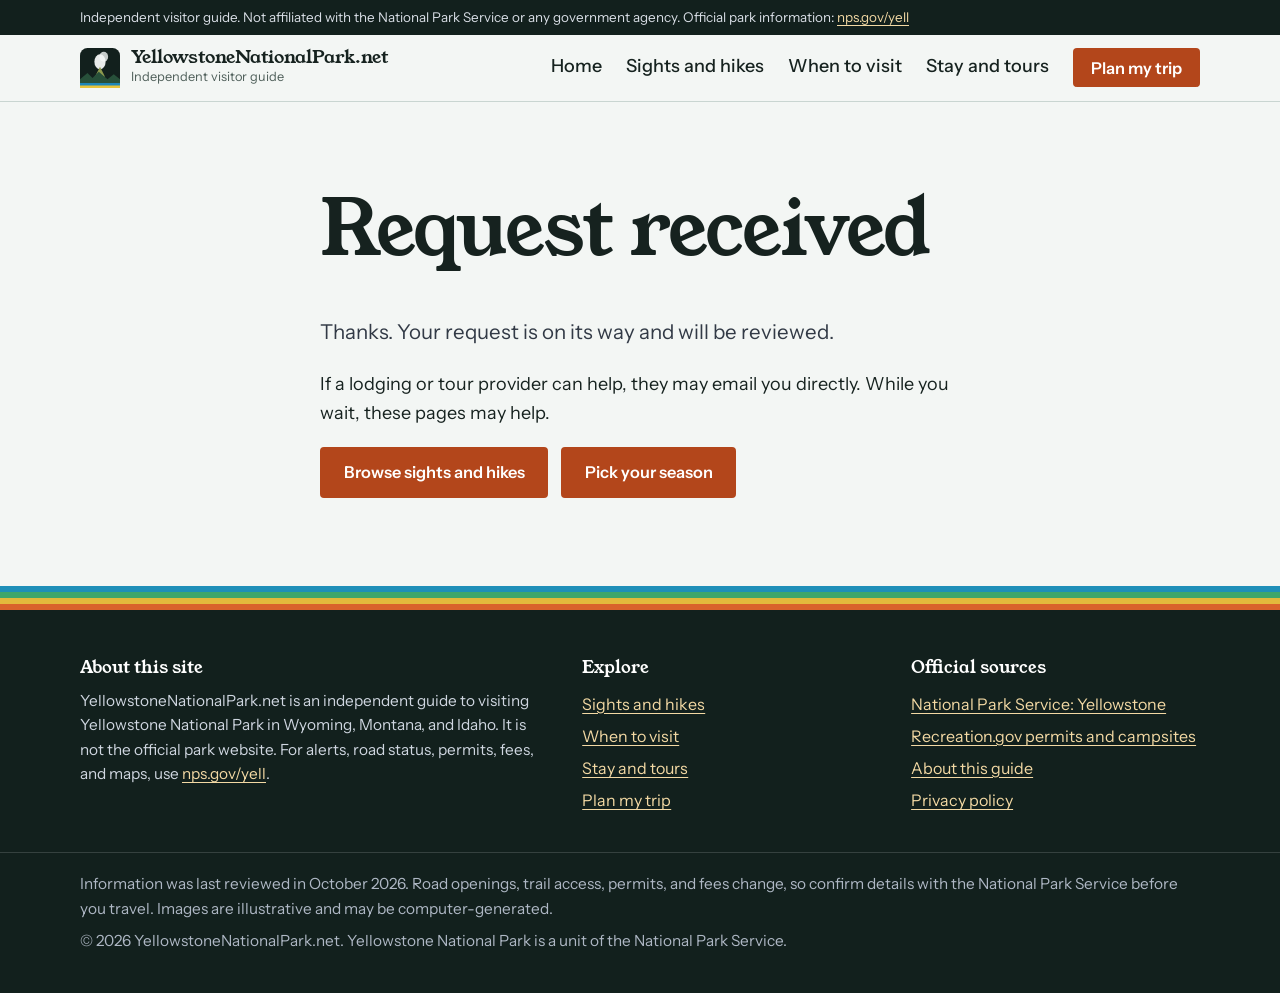
<file: thank-you.html>
<!doctype html>
<html lang="en">
<head>
<meta charset="utf-8">
<meta name="viewport" content="width=device-width, initial-scale=1">
<title>Request received | YellowstoneNationalPark.net</title>
<meta name="description" content="Your trip request was sent.">
<meta name="robots" content="noindex">
<link rel="canonical" href="https://yellowstonenationalpark.net/thank-you.html">
<meta property="og:type" content="website">
<meta property="og:site_name" content="YellowstoneNationalPark.net">
<meta property="og:title" content="Request received | YellowstoneNationalPark.net">
<meta property="og:description" content="Your trip request was sent.">
<meta property="og:url" content="https://yellowstonenationalpark.net/thank-you.html">
<meta property="og:image" content="https://yellowstonenationalpark.net/images/og-image.jpg">
<meta name="twitter:card" content="summary_large_image">
<meta name="theme-color" content="#12201d">
<link rel="icon" href="favicon.svg" type="image/svg+xml">
<link rel="apple-touch-icon" href="apple-touch-icon.png">
<link rel="preconnect" href="https://fonts.googleapis.com">
<link rel="preconnect" href="https://fonts.gstatic.com" crossorigin>
<link rel="stylesheet" href="https://fonts.googleapis.com/css2?family=Instrument+Sans:wght@400..700&family=Young+Serif&display=swap">
<link rel="stylesheet" href="css/style.css">
<script src="js/config.js"></script>
<script src="js/main.js" defer></script>

</head>
<body>
<a class="skip" href="#main">Skip to content</a>
<div class="notice"><div class="wrap">Independent visitor guide. Not affiliated with the National Park Service or any government agency. Official park information: <a href="https://www.nps.gov/yell" rel="noopener">nps.gov/yell</a></div></div>
<header class="site-header">
<div class="wrap">
<a class="brand" href="index.html"><svg viewBox="0 0 64 64" aria-hidden="true"><rect width="64" height="64" rx="12" fill="#12201D"/><ellipse cx="32" cy="22" rx="9" ry="12" fill="#F4F7F6" opacity=".95"/><ellipse cx="38" cy="14" rx="7" ry="8" fill="#F4F7F6" opacity=".8"/><path d="M24,46 L32,30 L40,46 Z" fill="#8E9A4E"/><path d="M0,64 L0,50 L12,40 L20,48 L30,38 L44,50 L54,42 L64,50 L64,64 Z" fill="#27503A"/><rect y="56" width="64" height="8" fill="#1C86B8"/><rect y="60" width="64" height="4" fill="#E7C33A"/></svg><span><span class="brand-name">YellowstoneNationalPark.net</span><span class="brand-sub">Independent visitor guide</span></span></a>
<button class="nav-toggle" type="button" aria-expanded="false" aria-controls="site-nav">Menu</button>
<nav class="nav" id="site-nav" aria-label="Main"><a href="index.html">Home</a><a href="sights.html">Sights and hikes</a><a href="when-to-visit.html">When to visit</a><a href="plan-your-stay.html">Stay and tours</a><a class="btn" href="plan-your-trip.html">Plan my trip</a></nav>
</div>
</header>
<main id="main">

<section class="section"><div class="wrap prose">
<h1>Request received</h1>
<p class="lede">Thanks. Your request is on its way and will be reviewed.</p>
<p>If a lodging or tour provider can help, they may email you directly. While you wait, these pages may help.</p>
<div class="btn-row"><a class="btn" href="sights.html">Browse sights and hikes</a><a class="btn" href="when-to-visit.html">Pick your season</a></div>
</div></section>

</main>
<div class="strata strata--static" aria-hidden="true"><i></i><i></i><i></i><i></i></div>
<footer class="site-footer">
<div class="wrap">
<div>
<h2>About this site</h2>
<p>YellowstoneNationalPark.net is an independent guide to visiting Yellowstone National Park in Wyoming, Montana, and Idaho. It is not the official park website. For alerts, road status, permits, fees, and maps, use <a href="https://www.nps.gov/yell" rel="noopener">nps.gov/yell</a>.</p>
</div>
<div>
<h2>Explore</h2>
<ul>
<li><a href="sights.html">Sights and hikes</a></li>
<li><a href="when-to-visit.html">When to visit</a></li>
<li><a href="plan-your-stay.html">Stay and tours</a></li>
<li><a href="plan-your-trip.html">Plan my trip</a></li>
</ul>
</div>
<div>
<h2>Official sources</h2>
<ul>
<li><a href="https://www.nps.gov/yell" rel="noopener">National Park Service: Yellowstone</a></li>
<li><a href="https://www.recreation.gov" rel="noopener">Recreation.gov permits and campsites</a></li>
<li><a href="about.html">About this guide</a></li>
<li><a href="privacy.html">Privacy policy</a></li>
</ul>
</div>
</div>
<div class="legal"><div class="wrap">
<p>Information was last reviewed in October 2026. Road openings, trail access, permits, and fees change, so confirm details with the National Park Service before you travel. Images are illustrative and may be computer-generated.</p>
<p>&copy; <span id="year">2026</span> YellowstoneNationalPark.net. Yellowstone National Park is a unit of the National Park Service.</p>
</div></div>
</footer>
</body>
</html>
</file>
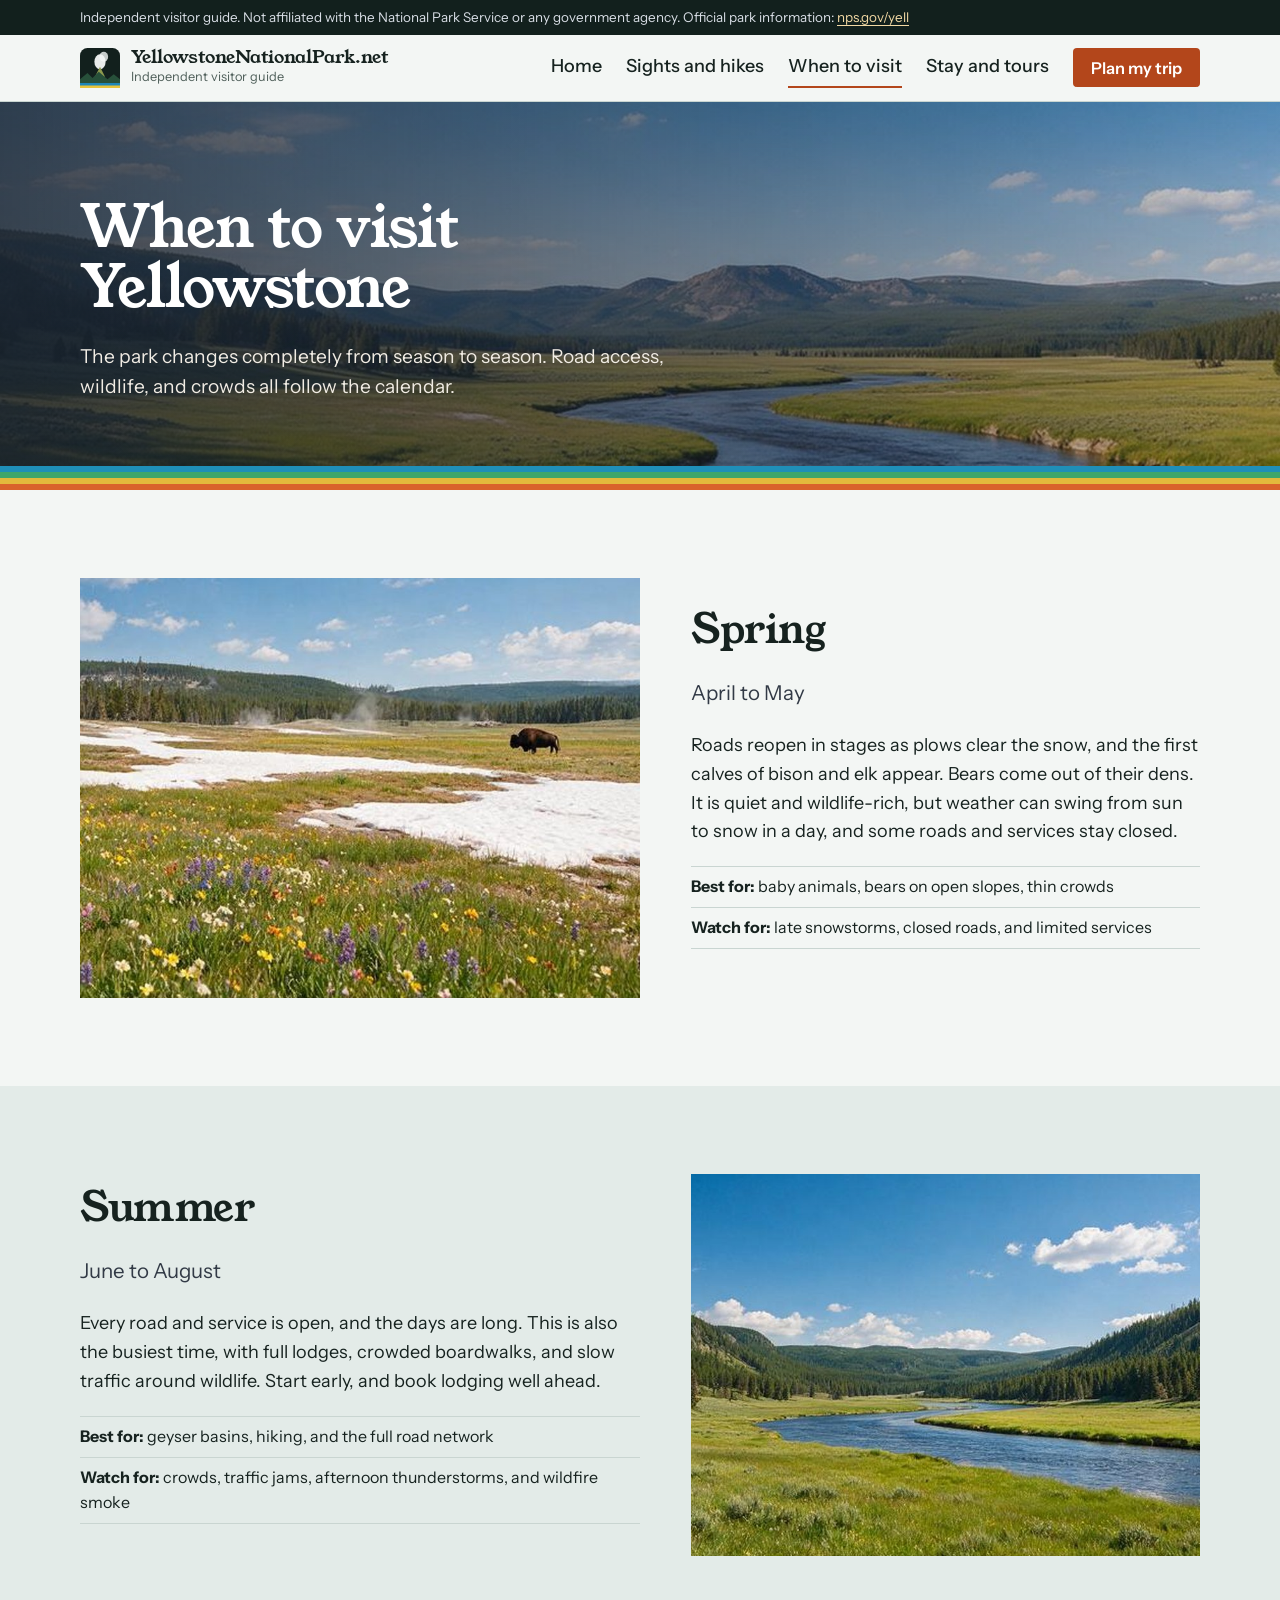
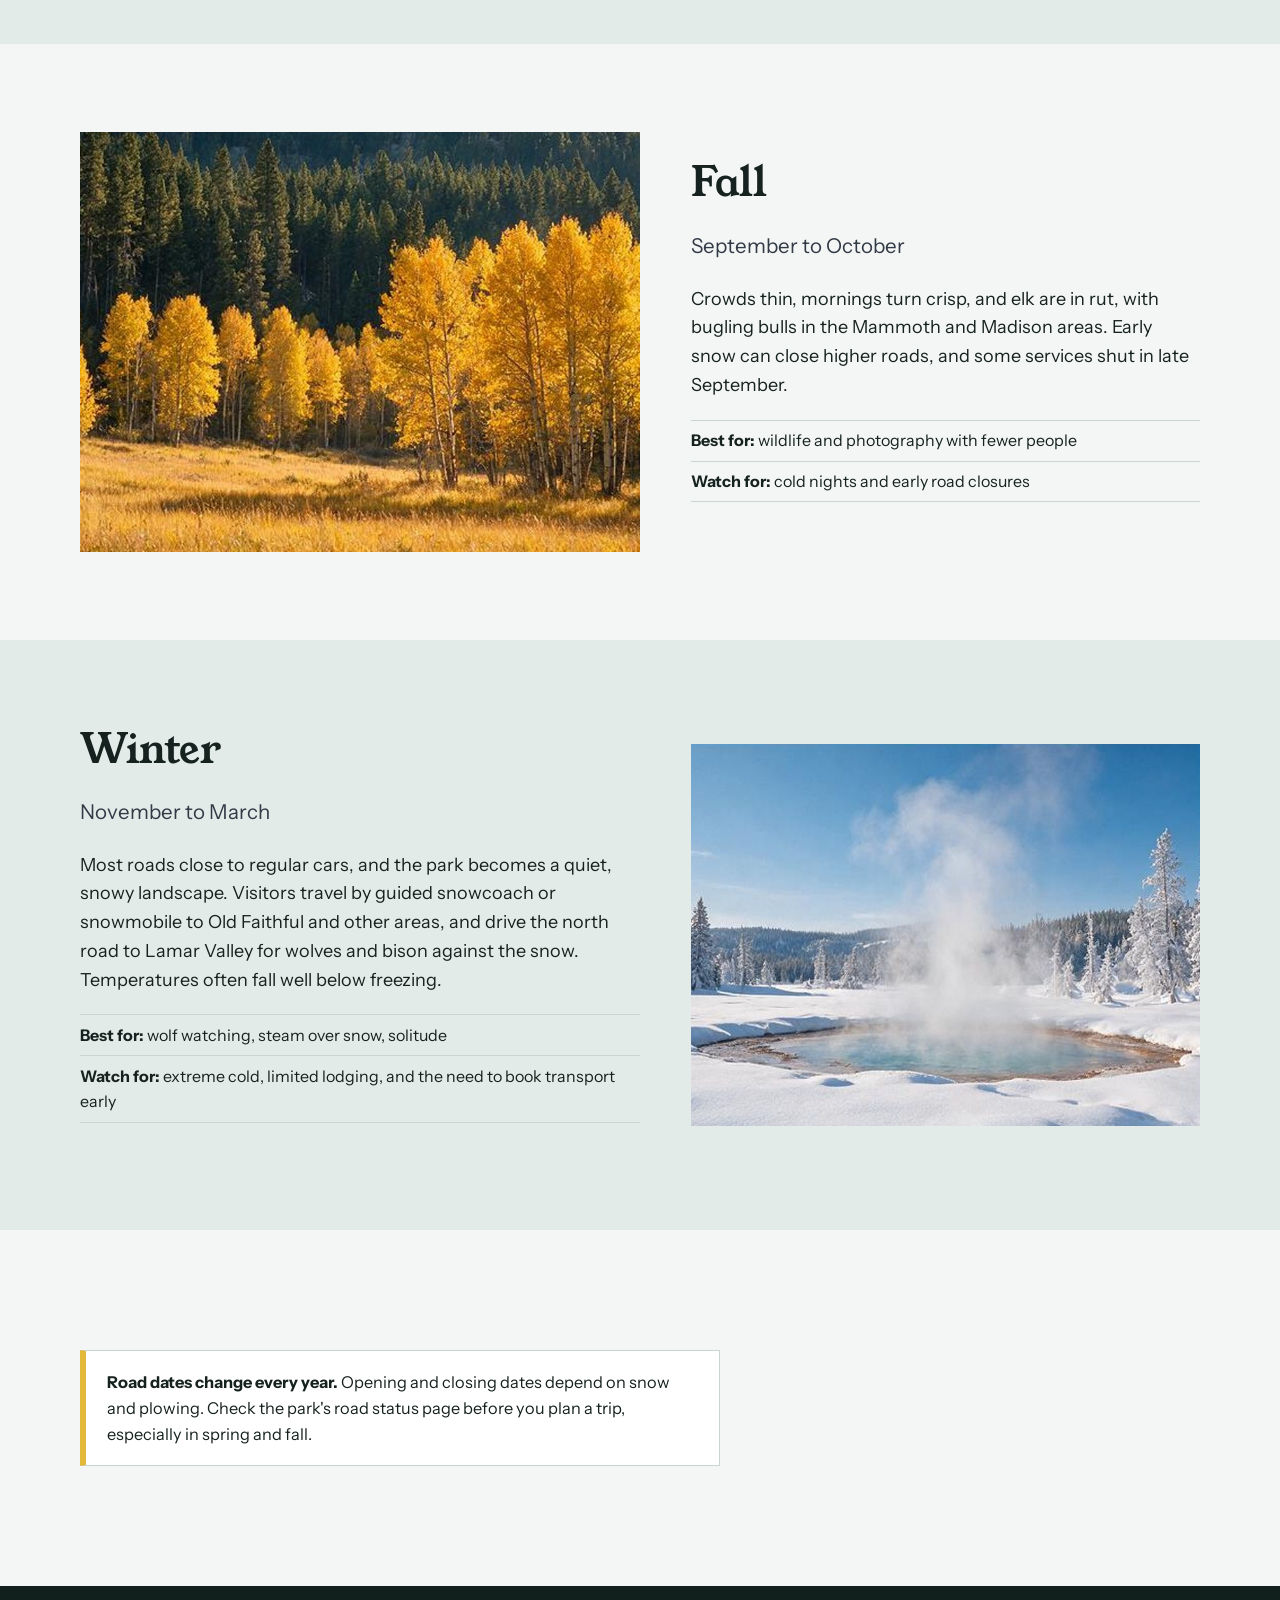
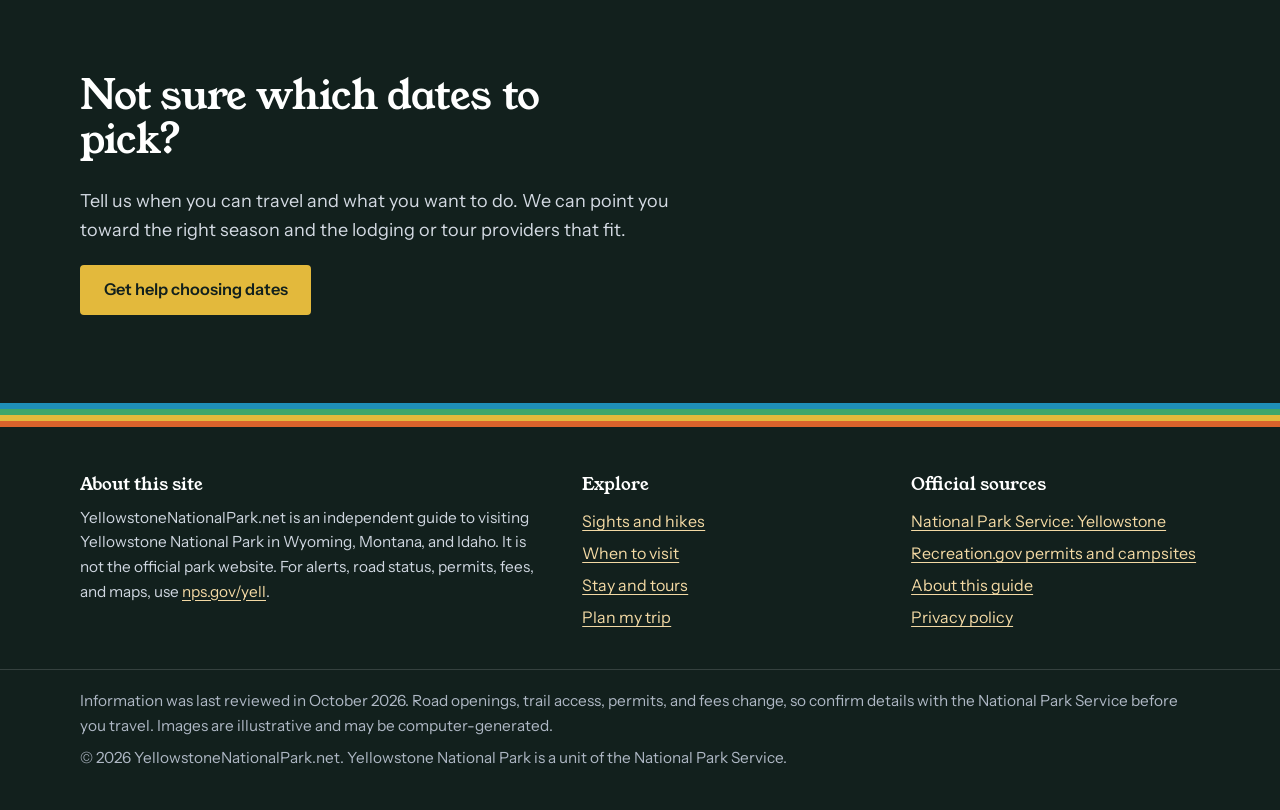
<file: when-to-visit.html>
<!doctype html>
<html lang="en">
<head>
<meta charset="utf-8">
<meta name="viewport" content="width=device-width, initial-scale=1">
<title>Best Time to Visit Yellowstone National Park by Season</title>
<meta name="description" content="What Yellowstone is like in spring, summer, fall, and winter: road access, wildlife, crowds, and what to watch for in each season.">

<link rel="canonical" href="https://yellowstonenationalpark.net/when-to-visit.html">
<meta property="og:type" content="website">
<meta property="og:site_name" content="YellowstoneNationalPark.net">
<meta property="og:title" content="Best Time to Visit Yellowstone National Park by Season">
<meta property="og:description" content="What Yellowstone is like in spring, summer, fall, and winter: road access, wildlife, crowds, and what to watch for in each season.">
<meta property="og:url" content="https://yellowstonenationalpark.net/when-to-visit.html">
<meta property="og:image" content="https://yellowstonenationalpark.net/images/og-image.jpg">
<meta name="twitter:card" content="summary_large_image">
<meta name="theme-color" content="#12201d">
<link rel="icon" href="favicon.svg" type="image/svg+xml">
<link rel="apple-touch-icon" href="apple-touch-icon.png">
<link rel="preconnect" href="https://fonts.googleapis.com">
<link rel="preconnect" href="https://fonts.gstatic.com" crossorigin>
<link rel="stylesheet" href="https://fonts.googleapis.com/css2?family=Instrument+Sans:wght@400..700&family=Young+Serif&display=swap">
<link rel="stylesheet" href="css/style.css">
<script src="js/config.js"></script>
<script src="js/main.js" defer></script>

</head>
<body>
<a class="skip" href="#main">Skip to content</a>
<div class="notice"><div class="wrap">Independent visitor guide. Not affiliated with the National Park Service or any government agency. Official park information: <a href="https://www.nps.gov/yell" rel="noopener">nps.gov/yell</a></div></div>
<header class="site-header">
<div class="wrap">
<a class="brand" href="index.html"><svg viewBox="0 0 64 64" aria-hidden="true"><rect width="64" height="64" rx="12" fill="#12201D"/><ellipse cx="32" cy="22" rx="9" ry="12" fill="#F4F7F6" opacity=".95"/><ellipse cx="38" cy="14" rx="7" ry="8" fill="#F4F7F6" opacity=".8"/><path d="M24,46 L32,30 L40,46 Z" fill="#8E9A4E"/><path d="M0,64 L0,50 L12,40 L20,48 L30,38 L44,50 L54,42 L64,50 L64,64 Z" fill="#27503A"/><rect y="56" width="64" height="8" fill="#1C86B8"/><rect y="60" width="64" height="4" fill="#E7C33A"/></svg><span><span class="brand-name">YellowstoneNationalPark.net</span><span class="brand-sub">Independent visitor guide</span></span></a>
<button class="nav-toggle" type="button" aria-expanded="false" aria-controls="site-nav">Menu</button>
<nav class="nav" id="site-nav" aria-label="Main"><a href="index.html">Home</a><a href="sights.html">Sights and hikes</a><a href="when-to-visit.html" aria-current="page">When to visit</a><a href="plan-your-stay.html">Stay and tours</a><a class="btn" href="plan-your-trip.html">Plan my trip</a></nav>
</div>
</header>
<main id="main">

<section class="page-head">
<img src="images/header-seasons.jpg" data-fallback="images/art/header-seasons.svg" alt="A mountain lake in spring under a bright sky" width="1600" height="500" fetchpriority="high">
<div class="wrap">
<h1>When to visit Yellowstone</h1>
<p>The park changes completely from season to season. Road access, wildlife, and crowds all follow the calendar.</p>
</div>
</section>
<div class="strata" aria-hidden="true"><i></i><i></i><i></i><i></i></div>
<section class="section">
<div class="wrap split">
<div><img src="images/season-spring.jpg" data-fallback="images/art/season-spring.svg" alt="Valley in spring with snowmelt and green grass" width="800" height="600" loading="lazy" decoding="async"></div>
<div>
<h2>Spring</h2>
<p class="lede">April to May</p>
<p>Roads reopen in stages as plows clear the snow, and the first calves of bison and elk appear. Bears come out of their dens. It is quiet and wildlife-rich, but weather can swing from sun to snow in a day, and some roads and services stay closed.</p>
<ul class="facts-list"><li><b>Best for:</b> baby animals, bears on open slopes, thin crowds</li><li><b>Watch for:</b> late snowstorms, closed roads, and limited services</li></ul>
</div>
</div>
</section>
<section class="section section--tint">
<div class="wrap split split--flip">
<div><img src="images/season-summer.jpg" data-fallback="images/art/season-summer.svg" alt="A geyser erupting under a bright summer sky" width="800" height="600" loading="lazy" decoding="async"></div>
<div>
<h2>Summer</h2>
<p class="lede">June to August</p>
<p>Every road and service is open, and the days are long. This is also the busiest time, with full lodges, crowded boardwalks, and slow traffic around wildlife. Start early, and book lodging well ahead.</p>
<ul class="facts-list"><li><b>Best for:</b> geyser basins, hiking, and the full road network</li><li><b>Watch for:</b> crowds, traffic jams, afternoon thunderstorms, and wildfire smoke</li></ul>
</div>
</div>
</section>
<section class="section">
<div class="wrap split">
<div><img src="images/season-fall.jpg" data-fallback="images/art/season-fall.svg" alt="A valley in golden autumn light" width="800" height="600" loading="lazy" decoding="async"></div>
<div>
<h2>Fall</h2>
<p class="lede">September to October</p>
<p>Crowds thin, mornings turn crisp, and elk are in rut, with bugling bulls in the Mammoth and Madison areas. Early snow can close higher roads, and some services shut in late September.</p>
<ul class="facts-list"><li><b>Best for:</b> wildlife and photography with fewer people</li><li><b>Watch for:</b> cold nights and early road closures</li></ul>
</div>
</div>
</section>
<section class="section section--tint">
<div class="wrap split split--flip">
<div><img src="images/season-winter.jpg" data-fallback="images/art/season-winter.svg" alt="A snowy valley with bison and steam rising" width="800" height="600" loading="lazy" decoding="async"></div>
<div>
<h2>Winter</h2>
<p class="lede">November to March</p>
<p>Most roads close to regular cars, and the park becomes a quiet, snowy landscape. Visitors travel by guided snowcoach or snowmobile to Old Faithful and other areas, and drive the north road to Lamar Valley for wolves and bison against the snow. Temperatures often fall well below freezing.</p>
<ul class="facts-list"><li><b>Best for:</b> wolf watching, steam over snow, solitude</li><li><b>Watch for:</b> extreme cold, limited lodging, and the need to book transport early</li></ul>
</div>
</div>
</section>

<section class="section">
<div class="wrap">
<div class="callout prose"><p><strong>Road dates change every year.</strong> Opening and closing dates depend on snow and plowing. Check the park's road status page before you plan a trip, especially in spring and fall.</p></div>
</div>
</section>

<section class="section cta">
<div class="wrap">
<h2>Not sure which dates to pick?</h2>
<p>Tell us when you can travel and what you want to do. We can point you toward the right season and the lodging or tour providers that fit.</p>
<a class="btn btn--gold" href="plan-your-trip.html?interest=itinerary">Get help choosing dates</a>
</div>
</section>

</main>
<div class="strata strata--static" aria-hidden="true"><i></i><i></i><i></i><i></i></div>
<footer class="site-footer">
<div class="wrap">
<div>
<h2>About this site</h2>
<p>YellowstoneNationalPark.net is an independent guide to visiting Yellowstone National Park in Wyoming, Montana, and Idaho. It is not the official park website. For alerts, road status, permits, fees, and maps, use <a href="https://www.nps.gov/yell" rel="noopener">nps.gov/yell</a>.</p>
</div>
<div>
<h2>Explore</h2>
<ul>
<li><a href="sights.html">Sights and hikes</a></li>
<li><a href="when-to-visit.html">When to visit</a></li>
<li><a href="plan-your-stay.html">Stay and tours</a></li>
<li><a href="plan-your-trip.html">Plan my trip</a></li>
</ul>
</div>
<div>
<h2>Official sources</h2>
<ul>
<li><a href="https://www.nps.gov/yell" rel="noopener">National Park Service: Yellowstone</a></li>
<li><a href="https://www.recreation.gov" rel="noopener">Recreation.gov permits and campsites</a></li>
<li><a href="about.html">About this guide</a></li>
<li><a href="privacy.html">Privacy policy</a></li>
</ul>
</div>
</div>
<div class="legal"><div class="wrap">
<p>Information was last reviewed in October 2026. Road openings, trail access, permits, and fees change, so confirm details with the National Park Service before you travel. Images are illustrative and may be computer-generated.</p>
<p>&copy; <span id="year">2026</span> YellowstoneNationalPark.net. Yellowstone National Park is a unit of the National Park Service.</p>
</div></div>
</footer>
</body>
</html>
</file>
<file: css/style.css>
/* YellowstoneNationalPark.net — independent visitor guide */

:root {
  --night: #12201d;
  --night-2: #1d332e;
  --paper: #f3f6f4;
  --paper-2: #e3ebe8;
  --ink: #16221f;
  --muted: #4f5f5a;
  --line: #c9d5d1;
  --vermilion: #b3461b;
  --vermilion-dk: #8c3512;
  --river: #17787a;
  --gold: #e3b93c;
  --s1: #1f8fb8;
  --s2: #3fa66b;
  --s3: #e3b93c;
  --s4: #d9622b;
  --wrap: 1120px;
  --head: "Instrument Sans", "Avenir Next", "Segoe UI", system-ui, sans-serif;
  --body: "Instrument Sans", "Avenir Next", "Segoe UI", system-ui, sans-serif;
  --display: "Young Serif", Georgia, "Times New Roman", serif;
}

*, *::before, *::after { box-sizing: border-box; }
html { -webkit-text-size-adjust: 100%; scroll-behavior: smooth; }
body {
  margin: 0;
  background: var(--paper);
  color: var(--ink);
  font-family: var(--body);
  font-size: 1.125rem;
  line-height: 1.65;
}
img { max-width: 100%; height: auto; display: block; }
a { color: var(--vermilion); text-underline-offset: 3px; }
a:hover { color: var(--vermilion-dk); }
:focus-visible { outline: 3px solid var(--river); outline-offset: 3px; }

h1, h2, h3 {
  font-family: var(--head);
  font-weight: 700;
  line-height: 1.12;
  letter-spacing: -0.015em;
  margin: 0 0 .6em;
}
h1 { font-size: clamp(2.5rem, 6.4vw, 4.8rem); line-height: 1.02; letter-spacing: -0.025em; }
h2 { font-size: clamp(1.75rem, 3.4vw, 2.5rem); }
h3 { font-size: 1.3rem; letter-spacing: -0.005em; }
p { margin: 0 0 1.1em; }

.wrap { width: min(100% - 2.5rem, var(--wrap)); margin-inline: auto; }
.prose { max-width: 40rem; }
.section { padding: clamp(3rem, 7vw, 5.5rem) 0; }
.section--tint { background: var(--paper-2); }
.lede { font-size: 1.28rem; line-height: 1.55; color: #323a46; }

.skip {
  position: absolute; left: -999px; top: 0; background: #fff; color: var(--ink);
  padding: .6rem 1rem; z-index: 100;
}
.skip:focus { left: .5rem; top: .5rem; }

/* ---------- top notice + header ---------- */
.notice {
  background: var(--night);
  color: #d9dee6;
  font-family: var(--head);
  font-size: .84rem;
  line-height: 1.4;
  padding: .5rem 0;
}
.notice a { color: #f3d9a4; }
.site-header { background: var(--paper); border-bottom: 1px solid var(--line); }
.site-header .wrap { display: flex; align-items: center; justify-content: space-between; gap: 1rem; padding: .8rem 0; }
.brand { display: flex; align-items: center; gap: .7rem; text-decoration: none; color: var(--ink); }
.brand svg, .brand img { width: 40px; height: 40px; flex: none; }
.brand-name { font-family: var(--head); font-weight: 700; font-size: 1.12rem; line-height: 1.1; display: block; }
.brand-sub { font-family: var(--head); font-size: .8rem; color: var(--muted); display: block; }
.nav-toggle {
  display: none; font: inherit; font-family: var(--head); font-weight: 600;
  background: none; border: 1.5px solid var(--ink); border-radius: 4px; padding: .4rem .8rem; cursor: pointer; color: var(--ink);
}
.nav { display: flex; align-items: center; gap: 1.5rem; font-family: var(--head); font-weight: 500; }
.nav a { color: var(--ink); text-decoration: none; padding: .3rem 0; border-bottom: 2px solid transparent; }
.nav a:hover { border-bottom-color: var(--s2); }
.nav a[aria-current="page"] { border-bottom-color: var(--vermilion); }
.nav .btn { color: #fff; border-bottom: 0; padding: .55rem 1rem; }

@media (max-width: 860px) {
  .nav-toggle { display: inline-block; }
  .nav { display: none; position: absolute; left: 0; right: 0; top: 100%; background: var(--paper); flex-direction: column; align-items: stretch; gap: 0; padding: .5rem 1.25rem 1.2rem; border-bottom: 1px solid var(--line); z-index: 20; }
  .nav.is-open { display: flex; }
  .nav a { padding: .8rem 0; border-bottom: 1px solid var(--line); }
  .nav .btn { margin-top: .8rem; text-align: center; }
  .site-header { position: relative; }
}

/* ---------- buttons ---------- */
.btn {
  display: inline-block; font-family: var(--head); font-weight: 600; font-size: 1.02rem; line-height: 1.2;
  background: var(--vermilion); color: #fff; text-decoration: none;
  padding: .85rem 1.35rem; border-radius: 4px; border: 2px solid var(--vermilion); cursor: pointer;
}
.btn:hover { background: var(--vermilion-dk); border-color: var(--vermilion-dk); color: #fff; }
.btn--ghost { background: transparent; color: #fff; border-color: rgba(255,255,255,.75); }
.btn--ghost:hover { background: rgba(255,255,255,.14); border-color: #fff; }
.btn--gold { background: var(--gold); border-color: var(--gold); color: var(--night); }
.btn--gold:hover { background: #e4b252; border-color: #e4b252; color: var(--night); }
.btn-row { display: flex; flex-wrap: wrap; gap: .8rem; }

/* ---------- strata band (page-load draws once) ---------- */
.strata { display: flex; flex-direction: column; }
.strata i { display: block; height: 5px; transform-origin: left; animation: draw .9s cubic-bezier(.2,.7,.2,1) both; }
.strata i:nth-child(1) { background: var(--s1); animation-delay: .05s; }
.strata i:nth-child(2) { background: var(--s2); animation-delay: .2s; }
.strata i:nth-child(3) { background: var(--s3); animation-delay: .35s; }
.strata i:nth-child(4) { background: var(--s4); animation-delay: .5s; }
@keyframes draw { from { transform: scaleX(0); } to { transform: scaleX(1); } }
.strata--static i { animation: none; }

/* ---------- hero ---------- */
.hero { position: relative; color: #fff; background: var(--night); min-height: min(82vh, 780px); display: flex; align-items: flex-end; overflow: hidden; }
.hero > img { position: absolute; inset: 0; width: 100%; height: 100%; object-fit: cover; }
.hero::before {
  content: ""; position: absolute; inset: 0; z-index: 1;
  background: linear-gradient(180deg, rgba(27,36,48,.28) 0%, rgba(27,36,48,.12) 35%, rgba(27,36,48,.82) 100%);
}
.hero .wrap { position: relative; z-index: 2; padding: 6rem 0 3.2rem; }
.hero h1 { max-width: 16ch; text-shadow: 0 2px 24px rgba(0,0,0,.35); }
.hero p { max-width: 36rem; font-size: 1.25rem; color: #f1ece4; text-shadow: 0 1px 12px rgba(0,0,0,.4); }

.page-head { position: relative; color: #fff; background: var(--night); overflow: hidden; }
.page-head > img { position: absolute; inset: 0; width: 100%; height: 100%; object-fit: cover; }
.page-head::before { content: ""; position: absolute; inset: 0; z-index: 1; background: linear-gradient(90deg, rgba(27,36,48,.82) 0%, rgba(27,36,48,.45) 60%, rgba(27,36,48,.2) 100%); }
.page-head .wrap { position: relative; z-index: 2; padding: clamp(3.5rem, 8vw, 6rem) 0 clamp(2.5rem, 6vw, 4rem); }
.page-head h1 { font-size: clamp(2.1rem, 5vw, 3.6rem); max-width: 20ch; margin-bottom: .4em; }
.page-head p { max-width: 38rem; font-size: 1.2rem; margin: 0; color: #f1ece4; }

/* ---------- quick facts ---------- */
.facts { background: var(--paper-2); border-bottom: 1px solid var(--line); }
.facts dl { display: grid; grid-template-columns: repeat(4, 1fr); margin: 0; }
.facts div { padding: 1.4rem 1.2rem 1.4rem 0; }
.facts div + div { padding-left: 1.4rem; border-left: 1px solid var(--line); }
.facts dt { font-family: var(--head); font-weight: 700; font-size: 1.55rem; line-height: 1.1; letter-spacing: -0.01em; }
.facts dd { margin: .3rem 0 0; font-size: .98rem; line-height: 1.4; color: var(--muted); }
@media (max-width: 760px) {
  .facts dl { grid-template-columns: 1fr 1fr; }
  .facts div { padding: 1rem .8rem 1rem 0; }
  .facts div:nth-child(odd) { padding-left: 0; border-left: 0; }
  .facts div:nth-child(n+3) { border-top: 1px solid var(--line); }
}

/* ---------- cards ---------- */
.grid { display: grid; gap: 1.6rem; }
.grid--2 { grid-template-columns: repeat(2, 1fr); }
.grid--3 { grid-template-columns: repeat(3, 1fr); }
.grid--4 { grid-template-columns: repeat(4, 1fr); }
@media (max-width: 980px) { .grid--4 { grid-template-columns: repeat(2, 1fr); } .grid--3 { grid-template-columns: repeat(2, 1fr); } }
@media (max-width: 640px) { .grid--4, .grid--3, .grid--2 { grid-template-columns: 1fr; } }

.card { position: relative; background: #fff; border: 1px solid var(--line); display: flex; flex-direction: column; }
.card > img { width: 100%; aspect-ratio: 4 / 3; object-fit: cover; background: var(--paper-2); }
.card-body { padding: 1.15rem 1.2rem 1.35rem; display: flex; flex-direction: column; flex: 1; }
.card-body h3 { margin-bottom: .4em; }
.card-body p { font-size: 1rem; line-height: 1.55; margin-bottom: .9em; }
.card-body > :last-child { margin-bottom: 0; }
.card h3 a { color: var(--ink); text-decoration: none; }
.card h3 a::after { content: ""; position: absolute; inset: 0; }
.card h3 a:hover { color: var(--vermilion); }
.card:focus-within { outline: 3px solid var(--river); outline-offset: 2px; }
.card h3 a:focus-visible { outline: none; }

/* ---------- trail plates ---------- */
.plate {
  display: flex; flex-wrap: wrap; gap: .5rem 1.4rem;
  margin: 0 0 1rem; padding: .85rem 1rem; background: var(--night); color: #f4eadc;
  border-radius: 2px; outline: 1px solid rgba(244,234,220,.35); outline-offset: -5px;
}
.plate div { min-width: 0; }
.plate dt { font-family: var(--head); font-size: .78rem; color: #b9c2cf; line-height: 1.3; }
.plate dd { margin: 0; font-family: var(--head); font-weight: 700; font-size: 1.1rem; line-height: 1.25; color: #fff; }

/* ---------- editorial blocks ---------- */
.split { display: grid; grid-template-columns: 1.1fr 1fr; gap: clamp(1.6rem, 4vw, 3.5rem); align-items: center; }
.split--flip > :first-child { order: 2; }
.split img { width: 100%; aspect-ratio: 4 / 3; object-fit: cover; }
@media (max-width: 800px) { .split { grid-template-columns: 1fr; } .split--flip > :first-child { order: 0; } }

.points { list-style: none; margin: 0; padding: 0; display: grid; gap: 1.5rem; }
.points li { padding-left: 1.2rem; border-left: 4px solid var(--s3); }
.points strong { font-family: var(--head); font-size: 1.15rem; display: block; margin-bottom: .15rem; }

.facts-list { margin: 0 0 1.2em; padding: 0; list-style: none; font-size: 1rem; }
.facts-list li { padding: .45rem 0; border-top: 1px solid var(--line); }
.facts-list li:last-child { border-bottom: 1px solid var(--line); }
.facts-list b { font-family: var(--head); }

.callout { background: #fff; border: 1px solid var(--line); border-left: 6px solid var(--gold); padding: 1.1rem 1.3rem; margin: 2rem 0; font-size: 1.02rem; }
.callout strong { font-family: var(--head); }
.callout > :last-child { margin-bottom: 0; }

.table-wrap { overflow-x: auto; border: 1px solid var(--line); background: #fff; }
table { border-collapse: collapse; width: 100%; font-size: 1rem; min-width: 640px; }
th, td { text-align: left; padding: .8rem 1rem; vertical-align: top; border-bottom: 1px solid var(--line); }
th { font-family: var(--head); font-weight: 600; background: var(--paper-2); }
tr:last-child td { border-bottom: 0; }

.cta { background: var(--night); color: #fff; }
.cta h2 { color: #fff; max-width: 22ch; }
.cta p { color: #d4dae3; max-width: 38rem; }

details { border-top: 1px solid var(--line); padding: 1rem 0; }
details:last-of-type { border-bottom: 1px solid var(--line); }
summary { font-family: var(--head); font-weight: 600; font-size: 1.15rem; cursor: pointer; }
details p { margin: .7rem 0 0; font-size: 1.05rem; max-width: 40rem; }

/* ---------- form ---------- */
.form-layout { display: grid; grid-template-columns: 1.4fr 1fr; gap: clamp(2rem, 5vw, 4rem); align-items: start; }
@media (max-width: 900px) { .form-layout { grid-template-columns: 1fr; } }
.lead-form { background: #fff; border: 1px solid var(--line); padding: clamp(1.2rem, 3vw, 2rem); }
.field-row { display: grid; grid-template-columns: 1fr 1fr; gap: 0 1.2rem; }
@media (max-width: 640px) { .field-row { grid-template-columns: 1fr; } }
.field { margin-bottom: 1.15rem; }
.field label, .field legend { display: block; font-family: var(--head); font-weight: 600; font-size: 1rem; margin-bottom: .35rem; padding: 0; }
.field .hint { font-size: .92rem; color: var(--muted); font-weight: 400; }
.field input[type="text"], .field input[type="email"], .field input[type="tel"], .field select, .field textarea {
  width: 100%; font: inherit; font-size: 1rem; color: var(--ink); background: #fff;
  border: 1.5px solid #8b8f97; border-radius: 4px; padding: .7rem .8rem; min-height: 3.1rem;
}
.field textarea { min-height: 8rem; }
.field textarea { min-height: 8rem; resize: vertical; }
.field input:focus, .field select:focus, .field textarea:focus { outline: 3px solid var(--river); outline-offset: 1px; border-color: var(--river); }
.field .error { display: none; color: #a12a16; font-family: var(--head); font-size: .95rem; margin-top: .35rem; }
.field.has-error .error { display: block; }
.field.has-error input, .field.has-error select, .field.has-error textarea { border-color: #a12a16; }
.check { display: flex; gap: .7rem; align-items: flex-start; font-size: .98rem; line-height: 1.5; }
.check input { width: 1.2rem; height: 1.2rem; margin-top: .25rem; flex: none; accent-color: var(--vermilion); }
.hp { position: absolute; left: -9999px; width: 1px; height: 1px; overflow: hidden; }
.form-status { margin-top: 1rem; font-family: var(--head); font-weight: 600; }
.form-status.is-error { color: #a12a16; }
.lead-form .btn { width: 100%; font-size: 1.1rem; padding: 1rem; }
.lead-form .btn[disabled] { opacity: .65; cursor: progress; }
.fine { font-size: .92rem; color: var(--muted); line-height: 1.5; margin-top: .9rem; }

.steps { list-style: none; counter-reset: step; margin: 0 0 2rem; padding: 0; display: grid; gap: 1.1rem; }
.steps li { counter-increment: step; padding-left: 3rem; position: relative; }
.steps li::before {
  content: counter(step); position: absolute; left: 0; top: .05rem; width: 2.1rem; height: 2.1rem; border-radius: 50%;
  background: var(--night); color: #fff; font-family: var(--head); font-weight: 700; display: grid; place-items: center;
}
.steps strong { font-family: var(--head); display: block; }

/* ---------- footer ---------- */
.site-footer { background: var(--night); color: #cfd6e0; font-size: 1rem; }
.site-footer .wrap { display: grid; grid-template-columns: 1.6fr 1fr 1fr; gap: 2.5rem; padding: 3rem 0 2.2rem; }
@media (max-width: 800px) { .site-footer .wrap { grid-template-columns: 1fr; gap: 1.8rem; } }
.site-footer h2 { font-size: 1.05rem; color: #fff; margin-bottom: .7em; letter-spacing: 0; }
.site-footer a { color: #f3d9a4; }
.site-footer ul { list-style: none; margin: 0; padding: 0; }
.site-footer li { padding: .2rem 0; }
.site-footer p { font-size: .96rem; line-height: 1.6; }
.legal { border-top: 1px solid rgba(255,255,255,.15); padding: 1.2rem 0 2rem; font-size: .88rem; color: #aeb7c4; }
.legal .wrap { display: block; padding: 0; }
.legal p { margin: 0 0 .5em; }

.center-page { text-align: left; }

@media (prefers-reduced-motion: reduce) {
  html { scroll-behavior: auto; }
  .strata i { animation: none; }
}
@media print {
  .notice, .nav, .nav-toggle, .cta, .site-footer .wrap { display: none; }
}

/* ---------- Yellowstone identity overrides ---------- */
body { line-height: 1.6; }
h1, h2, h3 { font-family: var(--display); font-weight: 400; letter-spacing: -0.01em; }
h1 { letter-spacing: -0.02em; line-height: 1.04; }
.brand-name { font-family: var(--display); font-weight: 400; font-size: 1.12rem; }
.facts dt { font-family: var(--display); font-weight: 400; font-size: 1.5rem; }
.plate dd { font-family: var(--head); }
.strata i { height: 6px; }
.card > img { aspect-ratio: 3 / 2; }
.hero .wrap { display: grid; grid-template-columns: 1.35fr 1fr; gap: 2.5rem; align-items: end; }
.hero h1 { max-width: 15ch; }
.hero-panel { background: rgba(18, 32, 29, .78); border: 1px solid rgba(255,255,255,.22); border-left: 6px solid var(--gold); padding: 1.1rem 1.3rem 1.2rem; font-size: 1rem; }
.hero-panel h2 { font-size: 1.25rem; color: #fff; margin: 0 0 .6rem; }
.hero-panel ul { list-style: none; margin: 0; padding: 0; }
.hero-panel li { padding: .5rem 0; border-top: 1px solid rgba(255,255,255,.18); line-height: 1.45; color: #e8efec; }
.hero-panel li b { color: #fff; }
.hero-panel a { color: #f3d9a4; }
@media (max-width: 860px) { .hero .wrap { grid-template-columns: 1fr; gap: 1.6rem; } }
.rule-cards { display: grid; grid-template-columns: repeat(3, 1fr); gap: 1.4rem; }
@media (max-width: 860px) { .rule-cards { grid-template-columns: 1fr; } }
.rule { background: #fff; border: 1px solid var(--line); border-top: 6px solid var(--s4); padding: 1.1rem 1.2rem 1.3rem; }
.rule:nth-child(2) { border-top-color: var(--s1); }
.rule:nth-child(3) { border-top-color: var(--s3); }
.rule h3 { font-size: 1.25rem; margin-bottom: .4em; }
.rule p { font-size: 1rem; margin: 0; line-height: 1.55; }
.points + p { margin-top: 1.6rem; }

/* ---------- auction page ---------- */
.auction-panel { background: var(--night); color: #fff; padding: clamp(1.3rem, 3vw, 2rem); border-left: 6px solid var(--gold); margin-bottom: 1.6rem; }
.a-status { display: inline-block; font-family: var(--head); font-weight: 700; font-size: .82rem; letter-spacing: .06em; text-transform: uppercase; padding: .25rem .6rem; background: rgba(255,255,255,.14); color: #fff; }
.a-status.is-running { background: var(--gold); color: var(--night); }
.a-status.is-open { background: var(--river); color: #fff; }
.a-label { font-family: var(--head); font-size: .95rem; color: #c9d1dc; margin: 1.1rem 0 0; }
.a-amount { font-family: var(--head); font-weight: 800; font-size: clamp(2.4rem, 7vw, 3.6rem); line-height: 1.1; margin: 0; color: #fff; }
.a-clock-label { font-family: var(--head); font-size: .95rem; color: #c9d1dc; margin: 1.1rem 0 0; }
.a-clock { font-family: var(--head); font-weight: 700; font-size: clamp(1.3rem, 4vw, 1.8rem); margin: 0; font-variant-numeric: tabular-nums; }
.a-meta { font-size: .95rem; color: #c9d1dc; margin: .9rem 0 0; line-height: 1.55; }
.a-history-wrap { margin-top: 1.3rem; border-top: 1px solid rgba(255,255,255,.18); padding-top: 1rem; }
.a-history-wrap h3 { font-size: 1rem; color: #fff; margin: 0 0 .5rem; }
.a-history { list-style: none; margin: 0; padding: 0; font-family: var(--head); font-size: .95rem; }
.a-history li { display: flex; justify-content: space-between; gap: 1rem; padding: .3rem 0; border-bottom: 1px solid rgba(255,255,255,.1); }
.a-history li span:first-child { font-weight: 700; }
.a-history li span:last-child { color: #c9d1dc; text-align: right; }
.a-banner { padding: .9rem 1.1rem; margin-bottom: 1.2rem; font-family: var(--head); font-weight: 600; border-left: 6px solid; }
.a-banner.is-ok { background: #e3f2e6; border-color: #2e7d4a; color: #174a2b; }
.a-banner.is-warn { background: #fdf0d8; border-color: #b9770e; color: #6b4306; }
.form-status.is-ok { color: #1f6b3d; }
.a-amount-field { position: relative; }
.a-amount-field span { position: absolute; left: .85rem; top: 50%; transform: translateY(-50%); font-family: var(--head); font-weight: 700; }
.a-amount-field input { padding-left: 1.8rem !important; }
.a-closed { background: #fff; border: 1px solid var(--line); padding: 1.2rem 1.4rem; font-family: var(--head); font-weight: 600; }
.a-list { margin: 0 0 1.6rem; padding-left: 1.2rem; }
.a-list li { margin-bottom: .45rem; }
.a-side h2 { font-size: 1.35rem; }
.ask-form { background: #fff; border: 1px solid var(--line); padding: 1.2rem 1.4rem; margin-top: 1.6rem; }
.ask-form .btn { width: 100%; }
.ask-form h3 { margin-top: 0; }
[hidden] { display: none !important; }
</file>
